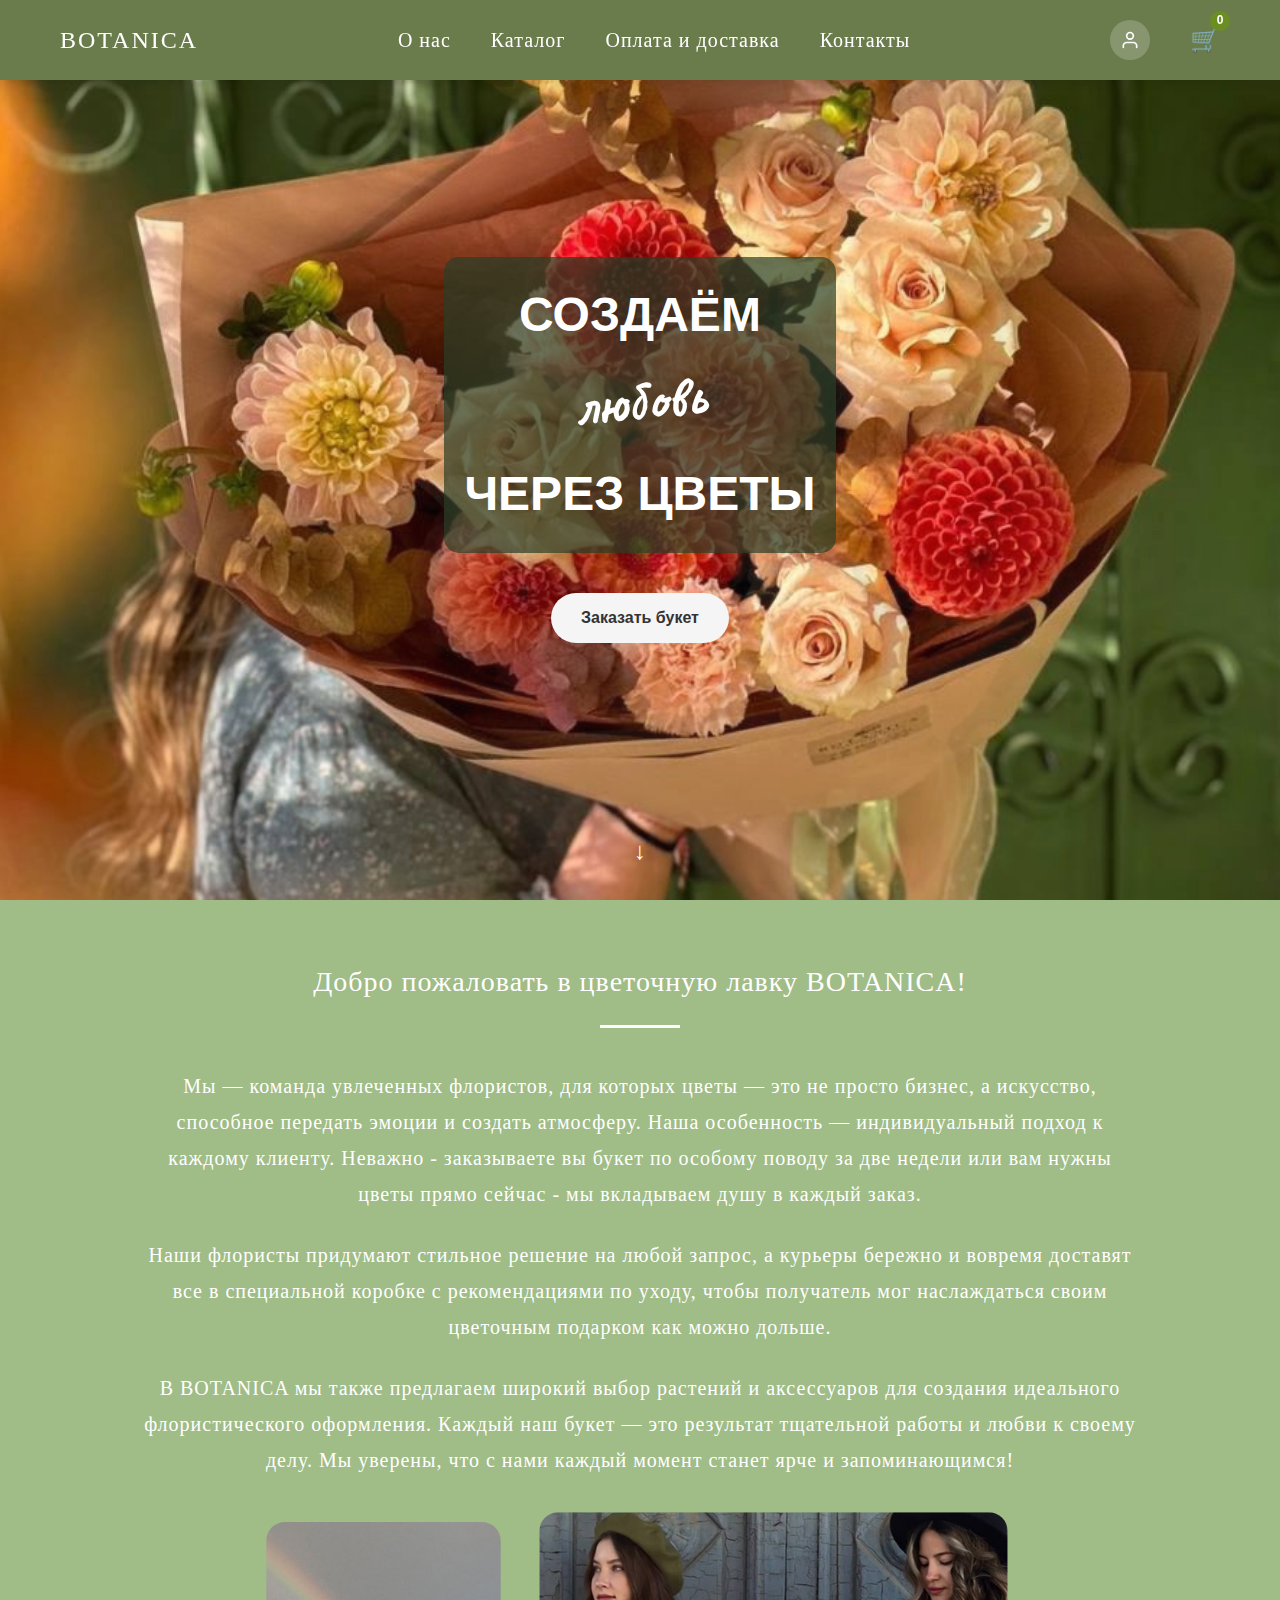
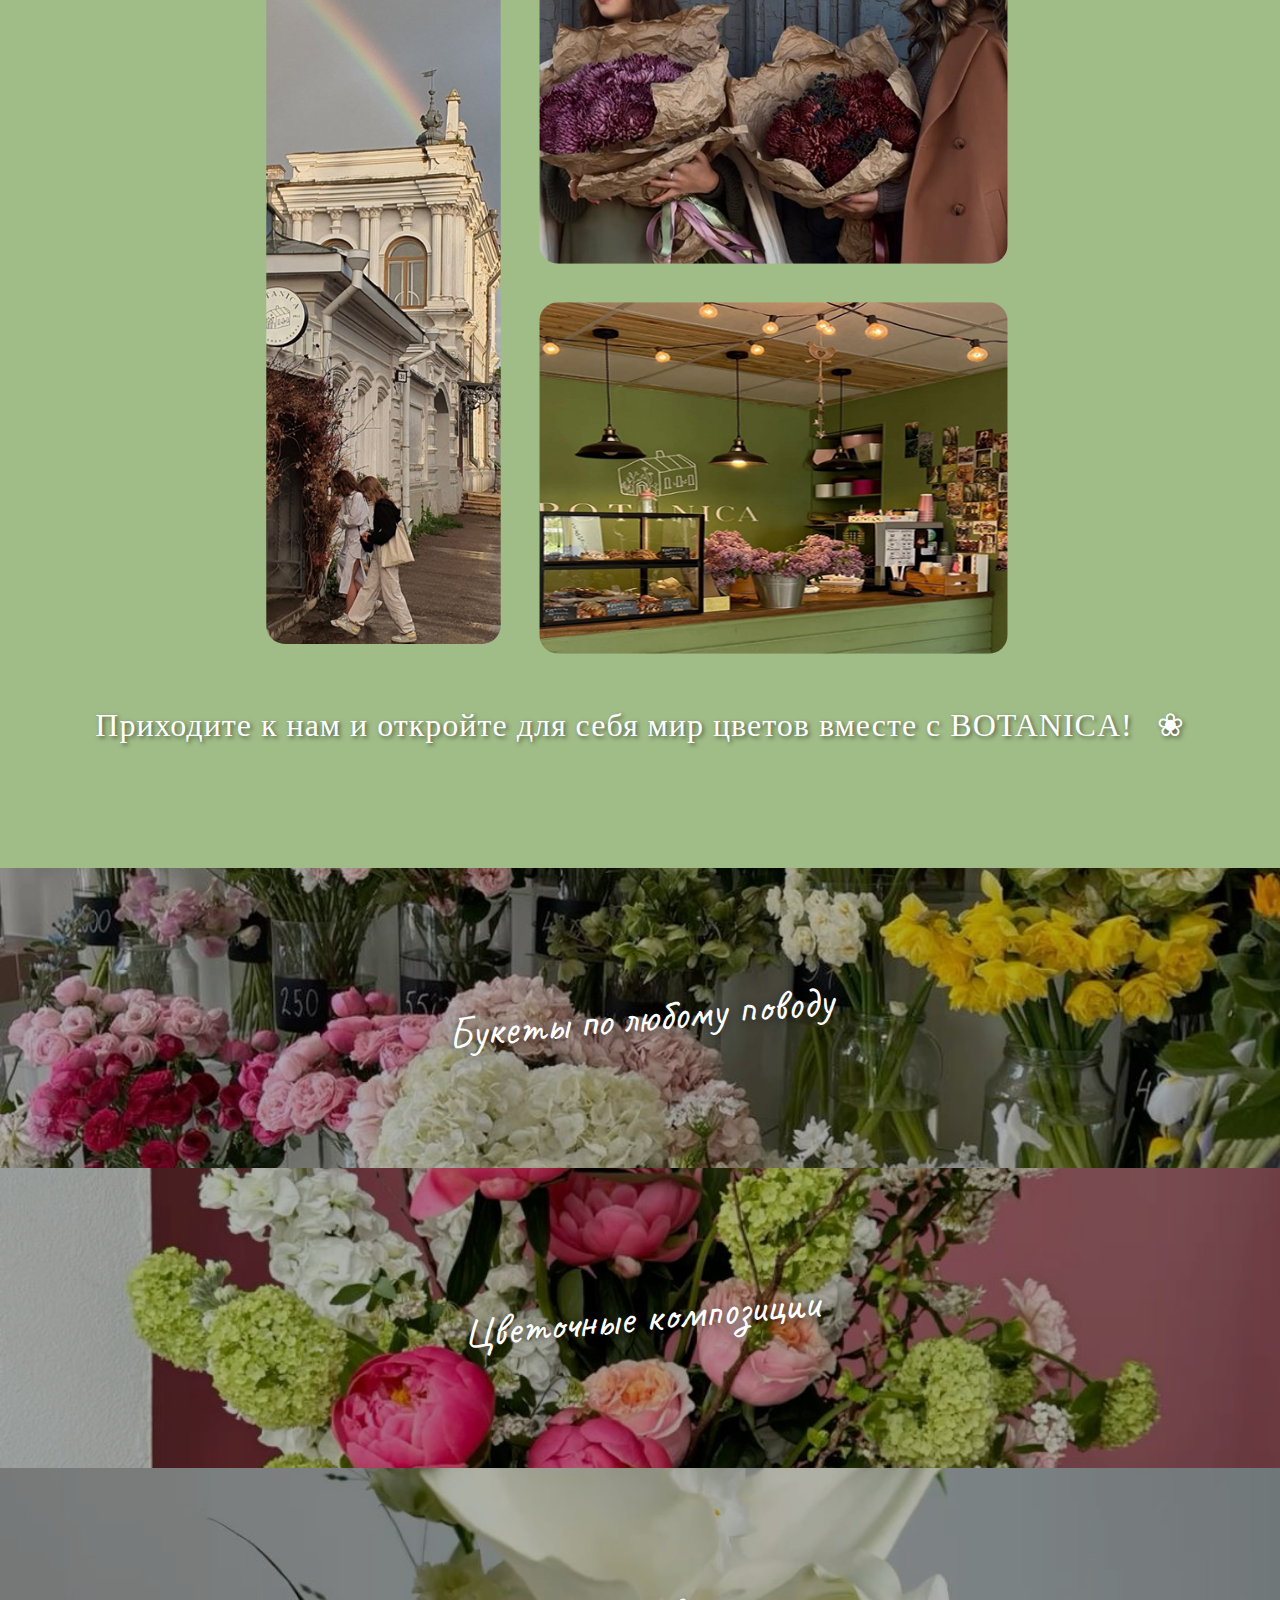
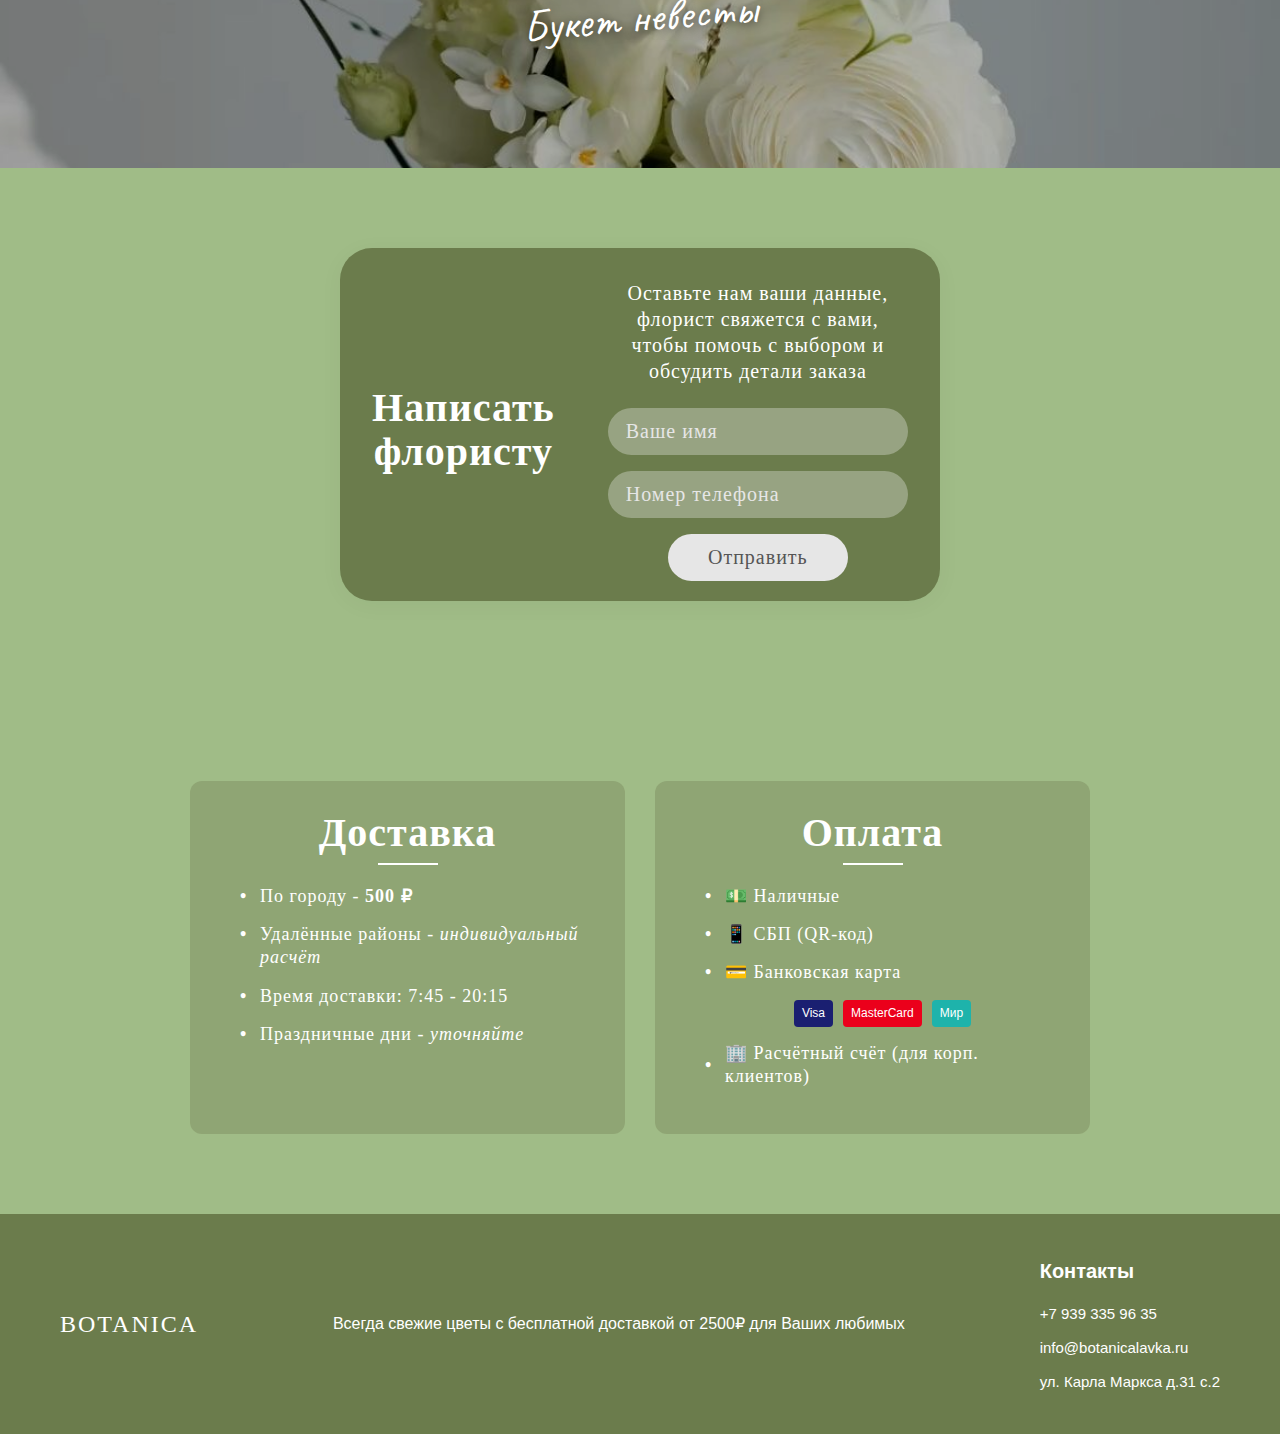
<file: index.html>
<!DOCTYPE html>
<html lang="ru">
<head>
    <meta charset="UTF-8">
    <meta name="viewport" content="width=device-width, initial-scale=1.0">
    <title>BOTANICA</title>
    <link href="https://fonts.googleapis.com/css2?family=Caveat:wght@700&display=swap" rel="stylesheet">
    <link rel="stylesheet" href="styles.css">
    <style>
        /* Стили для секций */
        section {
            scroll-margin-top: 80px;
        }
        .about-section {
            padding: 80px 0;
            margin-top: -20px;
        }
        .about-section .container {
            max-width: 1200px;
            margin: 0 auto;
            padding: 0 20px;
        }
        .about-text {
            max-width: 1000px;
            margin: 0 auto;
            text-align: center;
        }

        /* Стили для модального окна */
        .modal-overlay {
            display: none;
            position: fixed;
            top: 0;
            left: 0;
            width: 100%;
            height: 100%;
            background-color: rgba(0, 0, 0, 0.5);
            justify-content: center;
            align-items: center;
            z-index: 1000;
        }

        .modal-content {
            background: white;
            padding: 30px;
            border-radius: 12px;
            position: relative;
            width: 100%;
            max-width: 400px;
            box-shadow: 0 5px 25px rgba(0, 0, 0, 0.1);
        }

        .modal-content h2 {
            text-align: center;
            color: #6b7c4c;
            margin-bottom: 20px;
        }

        .form-group {
            margin-bottom: 15px;
        }

        .form-group input {
            width: 100%;
            padding: 12px;
            border: 1px solid #ddd;
            border-radius: 8px;
            font-size: 16px;
        }

        .form-group input:focus {
            border-color: #6b7c4c;
            outline: none;
        }

        .submit-btn {
            width: 100%;
            padding: 12px;
            background-color: #6b7c4c;
            color: white;
            border: none;
            border-radius: 8px;
            font-size: 16px;
            cursor: pointer;
            transition: background-color 0.3s;
        }

        .submit-btn:hover {
            background-color: #5a6a3f;
        }

        .register-link {
            text-align: center;
            margin-top: 15px;
            color: #555;
        }

        .register-text {
            color: #6b7c4c;
            text-decoration: none;
        }

        .register-text:hover {
            text-decoration: underline;
        }

        .modal-close {
            position: absolute;
            right: 15px;
            top: 15px;
            font-size: 24px;
            cursor: pointer;
            color: #6b7c4c;
            width: 30px;
            height: 30px;
            display: flex;
            align-items: center;
            justify-content: center;
            transition: transform 0.3s ease;
        }

        .modal-close:hover {
            transform: scale(1.1);
            color: #5a6a3f;
        }
    </style>
    <script>
        document.addEventListener('DOMContentLoaded', function() {
            // Обработчик для якорных ссылок
            document.querySelectorAll('a[href^="#"]').forEach(anchor => {
                anchor.addEventListener('click', function(e) {
                    e.preventDefault();
                    const targetId = this.getAttribute('href');
                    const targetElement = document.querySelector(targetId);

                    if (targetElement) {
                        const headerHeight = document.querySelector('header').offsetHeight;
                        const targetPosition = targetElement.getBoundingClientRect().top + window.pageYOffset - headerHeight + 20;

                        window.scrollTo({
                            top: targetPosition,
                            behavior: 'smooth'
                        });
                    }
                });
            });
        });
    </script>
</head>
<body>
    <!-- Шапка -->
<header>
    <div class="container header-container">
        <a href="index.html" class="logo">BOTANICA</a>
        <nav>
            <ul>
                <li><a href="index.html#about">О нас</a></li>
                <li><a href="katalog.html">Каталог</a></li>
                <li><a href="index.html#delivery-info">Оплата и доставка</a></li>
                <li><a href="index.html#contacts">Контакты</a></li>
            </ul>
        </nav>
        <div class="auth-cart">
            <!-- Иконка аккаунта -->
            <a href="enter.html" class="account-icon" id="accountIcon">
                <svg xmlns="http://www.w3.org/2000/svg" width="24" height="24" viewBox="0 0 24 24"
                     fill="none" stroke="currentColor" stroke-width="2" stroke-linecap="round" stroke-linejoin="round">
                    <path d="M20 21v-2a4 4 0 0 0-4-4H8a4 4 0 0 0-4 4v2"></path>
                    <circle cx="12" cy="7" r="4"></circle>
                </svg>
            </a>
            <!-- Корзина -->
            <a href="korzina.html" class="cart-icon">
    🛒
    <span class="cart-count">0</span>
</a>
        </div>
    </div>
</header>

<!-- Модальное окно авторизации -->
<div class="modal-overlay" id="loginModal">
    <div class="modal-content">
        <span class="modal-close">&times;</span>
        <h2>Авторизация</h2>
        <form id="loginForm">
            <div class="form-group">
                <input type="text" id="loginEmail" name="email" placeholder="Email или номер телефона" required>
            </div>
            <div class="form-group">
                <input type="password" id="loginPassword" name="password" placeholder="Пароль" required>
            </div>
            <button type="submit" class="submit-btn">Войти</button>
        </form>
        <div class="register-link">
            Впервые на сайте? <a href="registr.html" class="register-text">Зарегистрируйтесь</a>
        </div>
    </div>
</div>

    <!-- Главная секция -->
    <section class="hero">
        <div class="hero-content">
            <h1>СОЗДАЁМ <span class="love">любовь</span> ЧЕРЕЗ ЦВЕТЫ</h1>
            <a href="katalog.html" class="order-btn">Заказать букет</a>
        </div>

        <div class="scroll-down" onclick="scrollToNextSection()">↓</div>
    </section>


  <!-- Блок "О нас" -->
      <section class="about-section" id="about">
          <div class="container">
              <h2>Добро пожаловать в цветочную лавку BOTANICA!</h2>
              <div class="about-text">
                  <p>Мы — команда увлеченных флористов, для которых цветы — это не просто бизнес, а искусство, способное передать эмоции и создать атмосферу. Наша особенность — индивидуальный подход к каждому клиенту. Неважно - заказываете вы букет по особому поводу за две недели или вам нужны цветы прямо сейчас - мы вкладываем душу в каждый заказ.</p>

                  <p>Наши флористы придумают стильное решение на любой запрос, а курьеры бережно и вовремя доставят все в специальной коробке с рекомендациями по уходу, чтобы получатель мог наслаждаться своим цветочным подарком как можно дольше.</p>

                  <p>В BOTANICA мы также предлагаем широкий выбор растений и аксессуаров для создания идеального флористического оформления. Каждый наш букет — это результат тщательной работы и любви к своему делу. Мы уверены, что с нами каждый момент станет ярче и запоминающимся!</p>
              </div>

              <div class="about-gallery">
                  <div class="vertical-photo">
                      <img src="photo1aboutUs.png" alt="Флорист BOTANICA за работой" class="rounded">
                  </div>
                  <div class="horizontal-photos">
                      <img src="photo2aboutUs.png" alt="Букет от BOTANICA" class="rounded">
                      <img src="photo3aboutUs.png" alt="Магазин BOTANICA" class="rounded">
                  </div>
              </div>
              <div class="invitation-text">
                  Приходите к нам и откройте для себя мир цветов вместе с BOTANICA!
              </div>
          </div>
      </section>

  <!-- ... остальной код ... -->

  <!-- Секция категорий -->
      <section class="categories-section">
          <!-- Букеты по поводу -->
          <a href="katalog.html?filter=bouquet" class="category-card" style="background-image: url('buketPovod.jpg');">
              <div class="category-title">Букеты по любому поводу</div>
          </a>

          <!-- Цветочные композиции -->
          <a href="katalog.html?filter=box" class="category-card" style="background-image: url('flowerKompoz.jpg');">
              <div class="category-title">Цветочные композиции</div>
          </a>

          <!-- Букет невесты -->
          <a href="katalog.html?filter=bridal" class="category-card" style="background-image: url('buketNevest.jpg');">
              <div class="category-title">Букет невесты</div>
          </a>
      </section>

      <!-- Нижний блок -->
      <section class="bottom-section" id="delivery-info">
          <div class="container">
              <div class="bottom-grid">
                  <!-- Форма "Написать флористу" -->
                  <div class="contact-form">
                    <div class="contact-form-left">
                      <h2>Написать<br>флористу</h2>
                    </div>
                    <div class="contact-form-right">
                      <p>Оставьте нам ваши данные, флорист свяжется с вами, чтобы помочь с выбором и обсудить детали заказа</p>
                      <form id="florist-form">
                        <div class="form-group">
                          <input type="text" id="name" name="name" placeholder="Ваше имя" required>
                        </div>
                        <div class="form-group">
                          <input type="tel" id="phone" name="phone" placeholder="Номер телефона" required>
                        </div>
                        <button type="submit" class="submit-btn">Отправить</button>
                      </form>
                    </div>
                  </div>
              </div>
          </div>
      </section>

      <!-- Секция оплаты и доставки -->
      <section class="delivery-payment-section" id="delivery-payment">
          <div class="container">
              <!-- Блоки доставки и оплаты -->
              <div class="delivery-payment-grid">
                  <!-- Блок доставки -->
                  <div class="delivery-block">
                      <h2>Доставка</h2>
                      <div class="delivery-content">
                          <ul class="styled-list">
                              <li>По городу - <strong>500 ₽</strong></li>
                              <li>Удалённые районы - <em>индивидуальный расчёт</em></li>
                              <li>Время доставки: <span class="highlight">7:45 - 20:15</span></li>
                              <li>Праздничные дни - <span class="notice">уточняйте</span></li>
                          </ul>
                      </div>
                  </div>

                  <!-- Блок оплаты -->
                  <div class="payment-block">
                      <h2>Оплата</h2>
                      <div class="payment-content">
                          <ul class="styled-list payment-methods">
                              <li>💵 Наличные</li>
                              <li>📱 СБП (QR-код)</li>
                              <li>💳 Банковская карта</li>
                              <div class="card-icons">
                                  <span class="visa">Visa</span>
                                  <span class="mastercard">MasterCard</span>
                                  <span class="mir">Мир</span>
                              </div>
                              <li>🏢 Расчётный счёт (для корп. клиентов)</li>
                          </ul>
                      </div>
                  </div>
              </div>
          </div>
      </section>
    <script src="script.js"></script>
    <script>
        // Плавная прокрутка
        document.addEventListener('DOMContentLoaded', function() {
            // Обработчик для якорных ссылок
            document.querySelectorAll('a[href^="#"]').forEach(anchor => {
                anchor.addEventListener('click', function(e) {
                    e.preventDefault();
                    const targetId = this.getAttribute('href');
                    const targetElement = document.querySelector(targetId);

                    if (targetElement) {
                        const headerHeight = document.querySelector('header').offsetHeight;
                        const targetPosition = targetElement.getBoundingClientRect().top + window.pageYOffset - headerHeight + 20;

                        window.scrollTo({
                            top: targetPosition,
                            behavior: 'smooth'
                        });
                    }
                });
            });
        });
    </script>

          <footer class="main-footer" id="contacts">
        <div class="container">
            <div class="footer-content">
                <!-- Логотип -->
                <div class="footer-logo">
                    <a href="/" class="logo">BOTANICA</a>
                </div>

                <!-- Слоган -->
                <div class="footer-slogan">
                    <p>Всегда свежие цветы с бесплатной доставкой от 2500₽ для Ваших любимых</p>
                </div>

                <!-- Контакты -->
                <div class="footer-contacts">
                    <h3>Контакты</h3>
                    <div class="contact-item phone">
                        <a href="tel:+79393359635">+7 939 335 96 35</a>
                    </div>
                    <div class="contact-item email">
                        <a href="mailto:info@botanicalavka.ru">info@botanicalavka.ru</a>
                    </div>
                    <div class="contact-item address">
                        <span>ул. Карла Маркса д.31 с.2</span>
                    </div>
                </div>
            </div>
        </div>
      </footer>

              <!-- Добавить перед закрывающим тегом </body> в index.html -->
              <div class="modal-overlay" id="loginModal">
          <div class="modal-content">
              <div class="modal-close">&times;</div>
              <h2>Авторизация</h2>
              <form id="loginForm">
                  <div class="form-group">
                      <input type="text" id="loginEmail" name="email" placeholder="Email или номер телефона" required>
                  </div>
                  <div class="form-group">
                      <input type="password" id="loginPassword" name="password" placeholder="Пароль" required>
                  </div>
                  <button type="submit" class="submit-btn">Войти</button>
              </form>
              <div class="register-link">
                  Впервые на сайте? <a href="registr.html" class="register-text">Зарегистрируйтесь</a>
              </div>
          </div>
      </div>



</body>
</html>
</file>
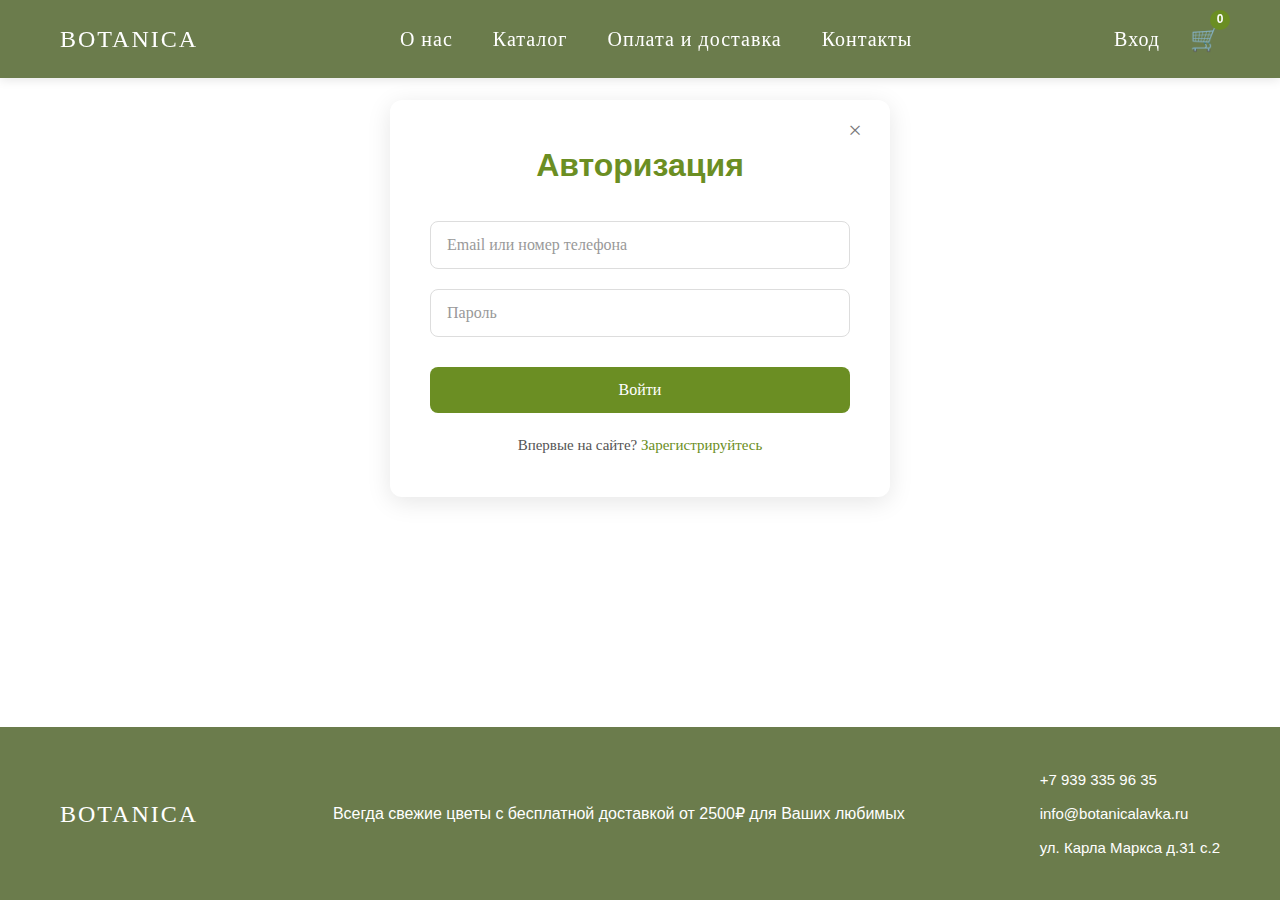
<file: enter.html>
<!DOCTYPE html>
<html lang="ru">
<head>
    <meta charset="UTF-8">
    <meta name="viewport" content="width=device-width, initial-scale=1.0">
    <title>Вход | BOTANICA</title>
    <link href="https://fonts.googleapis.com/css2?family=Caveat:wght@700&display=swap" rel="stylesheet">
    <link rel="stylesheet" href="styles.css">
    <style>
        html, body {
            height: 100%;
        }
        body {
            min-height: 100vh;
            display: flex;
            flex-direction: column;
        }
        main.container {
            flex: 1 0 auto;
        }
        .main-footer {
            flex-shrink: 0;
        }
        .login-container {
            max-width: 500px;
            margin: 100px auto 60px;
            padding: 40px;
            background-color: white;
            border-radius: 12px;
            box-shadow: 0 5px 25px rgba(0, 0, 0, 0.1);
            position: relative;
        }

        .login-container h1 {
            text-align: center;
            color: var(--primary-color);
            margin-bottom: 30px;
        }

        #loginPageForm .form-group {
            margin-bottom: 20px;
        }

        #loginPageForm input {
            width: 100%;
            padding: 14px 16px;
            border: 1px solid #ddd;
            border-radius: 8px;
            font-size: 16px;
            transition: border-color 0.3s;
        }

        #loginPageForm input::placeholder {
            color: #999;
        }

        #loginPageForm input:focus {
            border-color: var(--primary-color);
            outline: none;
        }

        .submit-btn {
            width: 100%;
            padding: 14px;
            background-color: var(--primary-color);
            color: white;
            border: none;
            border-radius: 8px;
            font-size: 16px;
            font-weight: 500;
            cursor: pointer;
            transition: background-color 0.3s;
            margin-top: 10px;
        }

        .submit-btn:hover {
            background-color: var(--accent-color);
        }

        .register-link {
            text-align: center;
            margin-top: 20px;
            color: #555;
        }

        .register-link a {
            color: var(--primary-color);
            font-weight: 500;
            transition: color 0.3s;
        }

        .register-link a:hover {
            color: var(--accent-color);
            text-decoration: underline;
        }

        .modal-close {
            position: absolute;
            top: 15px;
            right: 20px;
            font-size: 24px;
            cursor: pointer;
            color: #777;
            transition: color 0.3s;
        }

        .modal-close:hover {
            color: var(--primary-color);
        }

        @media (max-width: 768px) {
            .login-container {
                margin: 80px auto 40px;
                padding: 30px;
            }
        }

        @media (max-width: 576px) {
            .login-container {
                margin: 60px 15px 30px;
                padding: 25px 20px;
            }
        }
    </style>
</head>
<body>
    <!-- Шапка -->
    <header>
        <div class="container header-container">
            <a href="index.html" class="logo">BOTANICA</a>

            <nav>
                <ul>
                    <li><a href="index.html#about">О нас</a></li>
                    <li><a href="katalog.html">Каталог</a></li>
                    <li><a href="index.html#delivery">Оплата и доставка</a></li>
                    <li><a href="index.html#contacts">Контакты</a></li>
                </ul>
            </nav>

            <div class="auth-cart">
                <a href="#" class="login-btn">Вход</a>
                <a href="korzina.html" class="cart-icon">
    🛒
    <span class="cart-count">0</span>
</a>
            </div>
        </div>
    </header>

    <!-- Форма входа -->
    <main class="container">
        <div class="login-container">
            <div class="modal-close" onclick="window.location.href='index.html'">&times;</div>
            <h1>Авторизация</h1>
            <form id="loginPageForm">
                <div class="form-group">
                    <input type="text" id="loginEmail" name="email" placeholder="Email или номер телефона" required>
                </div>
                <div class="form-group">
                    <input type="password" id="loginPassword" name="password" placeholder="Пароль" required>
                </div>
                <button type="submit" class="submit-btn">Войти</button>
            </form>
            <div class="register-link">
                Впервые на сайте? <a href="registr.html">Зарегистрируйтесь</a>
            </div>
        </div>
    </main>

    <!-- Подвал -->
    <footer class="main-footer">
        <div class="container">
            <div class="footer-content">
                <div class="footer-logo">
                    <a href="index.html" class="logo">BOTANICA</a>
                </div>
                <div class="footer-slogan">
                    <p>Всегда свежие цветы с бесплатной доставкой от 2500₽ для Ваших любимых</p>
                </div>
                <div class="footer-contacts">
                    <div class="contact-item phone">
                        <a href="tel:+79393359635">+7 939 335 96 35</a>
                    </div>
                    <div class="contact-item email">
                        <a href="mailto:info@botanicalavka.ru">info@botanicalavka.ru</a>
                    </div>
                    <div class="contact-item address">
                        <span>ул. Карла Маркса д.31 с.2</span>
                    </div>
                </div>
            </div>
        </div>
    </footer>

    <script>
      document.getElementById('loginPageForm').addEventListener('submit', function(e) {
          e.preventDefault();

          const email = document.getElementById('loginEmail').value;
          const password = document.getElementById('loginPassword').value;

          // Здесь можно добавить отправку данных на сервер
          console.log('Данные для входа:', { email, password });

          // Уведомление об успешном входе
          alert('Вы успешно вошли в систему!');

          // Перенаправление на страницу личного кабинета
          window.location.href = 'person.html';
      });
  </script>
</body>
</html>
</file>
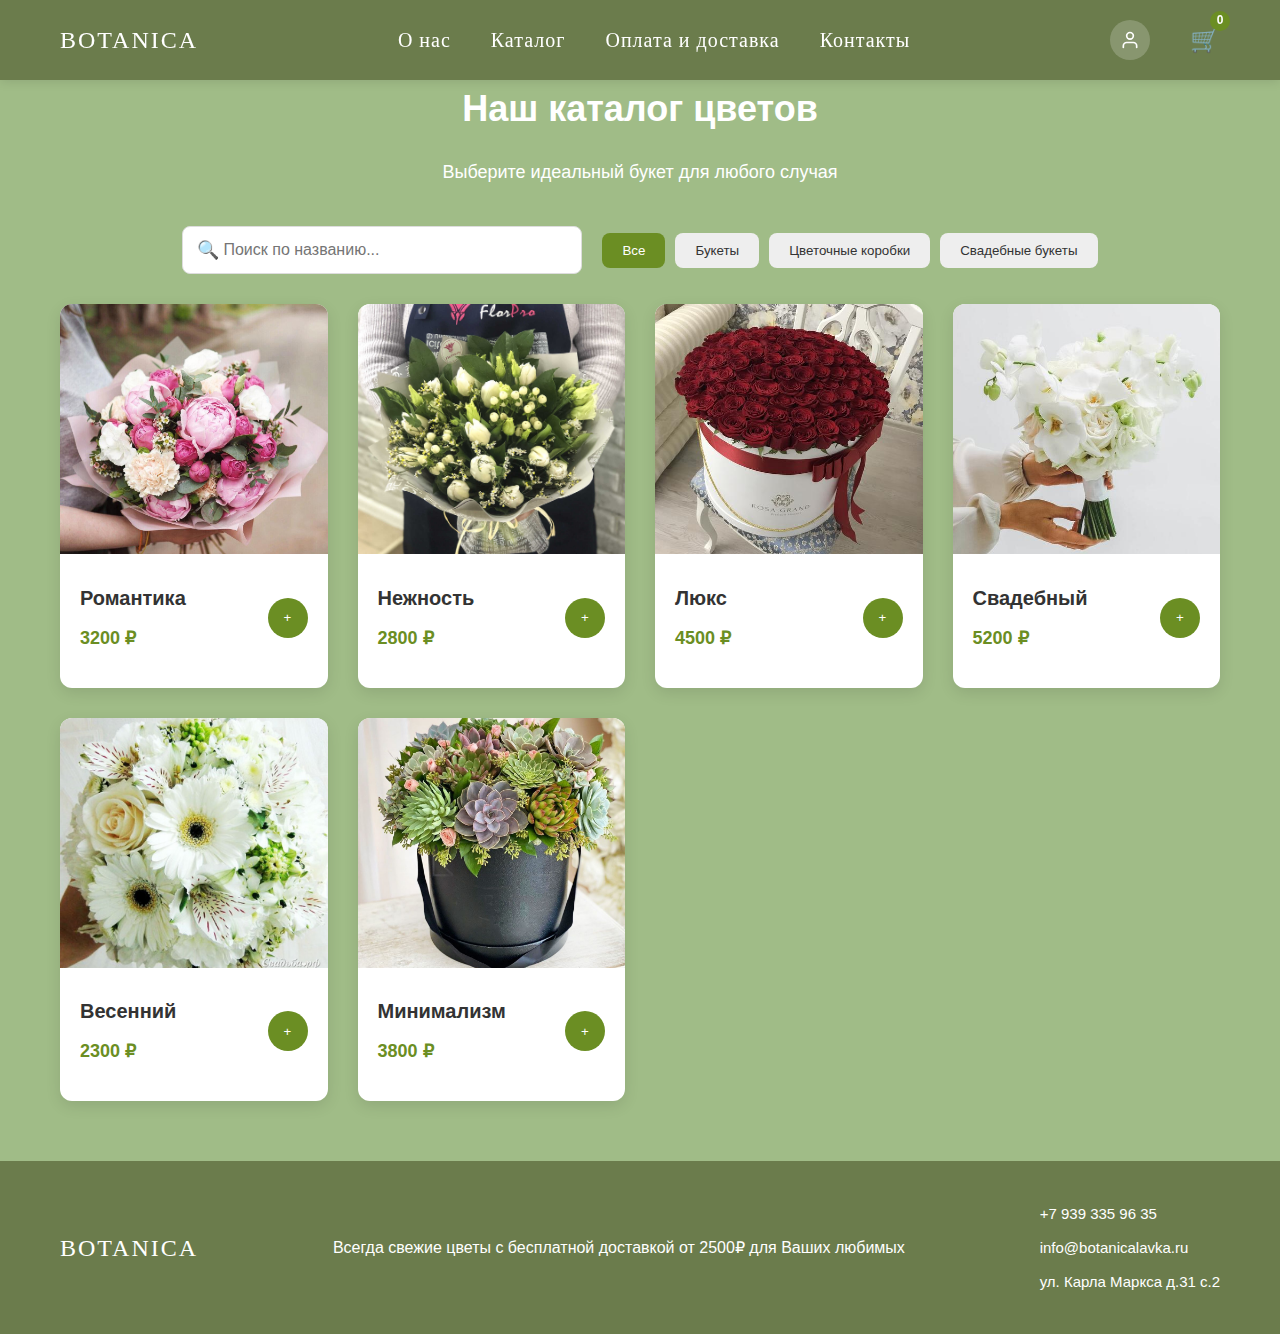
<file: katalog.html>
<!DOCTYPE html>
<html lang="ru">
<head>
    <meta charset="UTF-8">
    <title>Каталог | BOTANICA</title>
    <link href="https://fonts.googleapis.com/css2?family=Caveat:wght@700&display=swap" rel="stylesheet">
    <link rel="stylesheet" href="styles.css">
    <style>
        .catalog-container {
            padding: 80px 20px 60px;
            max-width: 1200px;
            margin: 0 auto;
            background-color: #A0BC87; 
            min-height: 100vh;
        }

        .catalog-header {
            text-align: center;
            margin-bottom: 40px;
        }

        .catalog-header h1 {
            color: white;
            font-size: 36px;
            margin-bottom: 20px;
        }

        .catalog-header p {
            color: white;
            font-size: 18px;
        }

        .search-filter-container {
            display: flex;
            flex-wrap: wrap;
            gap: 20px;
            justify-content: center;
            margin-bottom: 30px;
        }

        .search-box {
            position: relative;
            max-width: 400px;
            width: 100%;
        }

        .search-box .search-icon {
            position: absolute;
            left: 15px;
            top: 50%;
            transform: translateY(-50%);
            color: #aaa;
            font-size: 18px;
        }

        #searchInput {
            width: 100%;
            padding: 14px 40px;
            border: 1px solid #ddd;
            border-radius: 8px;
            font-size: 16px;
            transition: border-color 0.3s ease;
        }

        #searchInput:focus {
            border-color: var(--primary-color);
            outline: none;
        }

        .filter-buttons {
            display: flex;
            gap: 10px;
            flex-wrap: wrap;
            justify-content: center;
        }

        .filter-btn {
            padding: 10px 20px;
            border: none;
            border-radius: 8px;
            background-color: #eee;
            color: #333;
            font-weight: 500;
            cursor: pointer;
            transition: all 0.3s ease;
        }

        .filter-btn.active,
        .filter-btn:hover {
            background-color: var(--primary-color);
            color: white;
        }

        .products-grid {
            display: grid;
            grid-template-columns: repeat(auto-fill, minmax(250px, 1fr));
            gap: 30px;
        }

        .product-card {
            background-color: white;
            border-radius: 12px;
            overflow: hidden;
            box-shadow: 0 5px 15px rgba(0, 0, 0, 0.1);
            transition: transform 0.3s ease;
        }

        .product-card:hover {
            transform: translateY(-5px);
        }

        .product-image {
            width: 100%;
            height: 250px;
            object-fit: cover;
        }

        .product-info {
            padding: 20px;
            text-align: flex;
        }

        .product-title {
            font-size: 20px;
            font-weight: bold;
            margin-bottom: 10px;
            color: var(--dark-gray);
        }

        .product-price {
            font-size: 18px;
            color: var(--primary-color);
            margin-bottom: 15px;
        }

        
    .add-to-cart {
    display: flex;
    align-items: center;
    justify-content: center;
    width: 40px;
    height: 40px;
    background-color: var(--primary-color);
    color: white;
    border: none;
    border-radius: 50%;
    cursor: pointer;
    transition: background-color 0.3s;
    position: absolute;
    bottom: 50px;
    right: 20px;
}

.add-to-cart:hover {
    background-color: var(--accent-color);
}
</style>
</head>
<body class="catalog-page">

<!-- Шапка -->
<header>
    <div class="container header-container">
        <a href="index.html" class="logo">BOTANICA</a>

        <nav>
            <ul>
                <li><a href="index.html#about">О нас</a></li>
                <li><a href="katalog.html">Каталог</a></li>
                <li><a href="index.html#delivery">Оплата и доставка</a></li>
                <li><a href="index.html#contacts">Контакты</a></li>
            </ul>
        </nav>

        <div class="auth-cart">
            <a href="#" class="account-icon" id="accountIcon"></a>
            <a href="korzina.html" class="cart-icon">🛒<span class="cart-count">0</span></a>
        </div>
    </div>
</header>

<!-- Основной контент каталога -->
<main class="catalog-container">
    <div class="catalog-header">
        <h1>Наш каталог цветов</h1>
        <p>Выберите идеальный букет для любого случая</p>
    </div>

    <!-- Поиск и фильтры -->
    <div class="search-filter-container">
        <div class="search-box">
            <span class="search-icon">🔍</span>
            <input type="text" id="searchInput" placeholder="Поиск по названию...">
        </div>

        <div class="filter-buttons">
            <button class="filter-btn active" data-filter="all">Все</button>
            <button class="filter-btn" data-filter="bouquet">Букеты</button>
            <button class="filter-btn" data-filter="box">Цветочные коробки</button>
            <button class="filter-btn" data-filter="bridal">Свадебные букеты</button>
        </div>
    </div>

    <!-- Карточки товаров -->
    <div class="products-grid" id="productsGrid">
        <!-- Товары будут добавляться через JavaScript -->
    </div>
</main>

<!-- Подвал -->
<footer class="main-footer">
    <div class="container">
        <div class="footer-content">
            <div class="footer-logo">
                <a href="index.html" class="logo">BOTANICA</a>
            </div>
            <div class="footer-slogan">
                <p>Всегда свежие цветы с бесплатной доставкой от 2500₽ для Ваших любимых</p>
            </div>
            <div class="footer-contacts">
                <div class="contact-item phone">
                    <a href="tel:+79393359635">+7 939 335 96 35</a>
                </div>
                <div class="contact-item email">
                    <a href="mailto:info@botanicalavka.ru">info@botanicalavka.ru</a>
                </div>
                <div class="contact-item address">
                    <span>ул. Карла Маркса д.31 с.2</span>
                </div>
            </div>
        </div>
    </div>
</footer>

<!-- Модальное окно входа -->
<div id="loginModal" class="modal-overlay">
    <div class="modal-content">
        <div class="modal-close">&times;</div>
        <h2>Авторизация</h2>
        <form id="loginForm">
            <div class="form-group">
                <input type="text" id="loginEmail" placeholder="Email или телефон" required>
            </div>
            <div class="form-group">
                <input type="password" id="loginPassword" placeholder="Пароль" required>
            </div>
            <button type="submit" class="submit-btn">Войти</button>
            <div class="register-link">
                Нет аккаунта? <a href="registr.html" class="register-text">Зарегистрируйтесь</a>
            </div>
        </form>
    </div>
</div>

<script>
// === Массив букетов ===
const bouquets = [
    { id: 1, name: "Романтика", price: 3200, image: "bouquet1.jpg", category: "bouquet" },
    { id: 2, name: "Нежность", price: 2800, image: "bouquet2.jpg", category: "bouquet" },
    { id: 3, name: "Люкс", price: 4500, image: "bouquet3.jpg", category: "box" },
    { id: 4, name: "Свадебный", price: 5200, image: "bouquet4.jpg", category: "bridal" },
    { id: 5, name: "Весенний", price: 2300, image: "bouquet5.jpg", category: "bouquet" },
    { id: 6, name: "Минимализм", price: 3800, image: "bouquet6.jpg", category: "box" }
];

// === Отображение букетов ===
function displayBouquets(list) {
    const container = document.querySelector('.products-grid');
    if (!container) return;

    container.innerHTML = '';
    list.forEach(b => {
        const div = document.createElement('div');
        div.className = 'product-card';
        div.innerHTML = `
            <img src="${b.image}" alt="${b.name}" class="product-image">
            <div class="product-info">
                <div class="product-title">${b.name}</div>
                <div class="product-price">${b.price} ₽</div>
                <button class="add-to-cart" data-id="${b.id}">+</button>
            </div>
        `;
        container.appendChild(div);
    });

    // Назначаем обработчики событий для кнопок "+"
    document.querySelectorAll('.add-to-cart').forEach(btn => {
        btn.addEventListener('click', addToCart);
    });
}

// === Проверка авторизации ===
function checkAuth() {
    return localStorage.getItem('isLoggedIn') === 'true';
}

// === Обновление иконки аккаунта / кнопки выхода ===
function updateAuthUI() {
    const accountIcon = document.getElementById("accountIcon");
    if (!accountIcon) return;

    if (checkAuth()) {
        // Кнопка "Выход"
        accountIcon.innerHTML = `
            <svg xmlns="http://www.w3.org/2000/svg" width="24" height="24" viewBox="0 0 24 24" fill="none" stroke="currentColor" stroke-width="2" stroke-linecap="round" stroke-linejoin="round">
                <path d="M9 21H5a2 0 0 1-2-2V5a2 0 0 1 2-2h4"></path>
                <polyline points="16 17 21 12 16 7"></polyline>
                <line x1="21" y1="12" x2="9" y2="12"></line>
            </svg>`;
        accountIcon.title = "Выйти";
        accountIcon.onclick = function(e) {
            e.preventDefault();
            if (confirm('Вы уверены, что хотите выйти?')) {
                localStorage.removeItem('isLoggedIn');
                localStorage.removeItem('userEmail');
                localStorage.removeItem('pendingProductId');
                localStorage.removeItem('cart');
                updateAuthUI();
                window.location.reload(); // Перезагрузка для обновления интерфейса
            }
        };
    } else {
        // Иконка аккаунта
        accountIcon.innerHTML = `
            <svg xmlns="http://www.w3.org/2000/svg" width="24" height="24" viewBox="0 0 24 24" fill="none" stroke="currentColor" stroke-width="2" stroke-linecap="round" stroke-linejoin="round">
                <path d="M20 21v-2a4 4 0 0 0-4-4H8a4 4 0 0 0-4 4v2"></path>
                <circle cx="12" cy="7" r="4"></circle>
            </svg>`;
        accountIcon.title = "Войти";
        accountIcon.onclick = function(e) {
            e.preventDefault();
            openLoginModal();
        };
    }
}

// === Добавление товара в корзину ===
function addToCart(e) {
    const id = parseInt(e.target.dataset.id);
    if (!checkAuth()) {
        e.preventDefault();
        openLoginModal(id);
        return;
    }

    let cart = JSON.parse(localStorage.getItem('cart')) || [];
    const bouquet = bouquets.find(b => b.id === id);

    const existingItem = cart.find(item => item.id === id);
    if (existingItem) {
        existingItem.quantity += 1;
    } else {
        bouquet.quantity = 1;
        cart.push(bouquet);
    }

    localStorage.setItem('cart', JSON.stringify(cart));
    updateCartCount();

    e.target.textContent = '✓';
    e.target.style.backgroundColor = '#4CAF50';
    setTimeout(() => {
        e.target.textContent = '+';
        e.target.style.backgroundColor = 'var(--primary-color)';
    }, 1000);
}

// === Поиск и фильтрация ===
function filterBouquets() {
    const query = document.getElementById('searchInput')?.value.toLowerCase() || '';
    const filtered = bouquets.filter(b => b.name.toLowerCase().includes(query));
    displayBouquets(filtered);
}

// === Обновление счётчика корзины ===
function updateCartCount() {
    const cart = JSON.parse(localStorage.getItem('cart')) || [];
    const totalItems = cart.reduce((sum, item) => sum + (item.quantity || 1), 0);
    document.querySelectorAll('.cart-count').forEach(el => {
        el.textContent = totalItems;
    });
}

// === Открытие модального окна авторизации ===
function openLoginModal(productId = null) {
    const loginModal = document.getElementById('loginModal');
    if (!loginModal) return;

    if (checkAuth()) return; // Запрет повторного входа

    loginModal.style.display = 'flex';
    if (productId) localStorage.setItem('pendingProductId', productId);
}

// === Закрытие модального окна ===
function closeLoginModal() {
    const loginModal = document.getElementById('loginModal');
    if (loginModal) loginModal.style.display = 'none';
}

// === Обработка формы входа ===
document.getElementById('loginForm')?.addEventListener('submit', function(e) {
    e.preventDefault();

    const email = document.getElementById('loginEmail').value;
    const password = document.getElementById('loginPassword').value;

    if (email && password) {
        localStorage.setItem('isLoggedIn', 'true');
        localStorage.setItem('userEmail', email);
        closeLoginModal();
        updateAuthUI();

        alert('Вы успешно вошли!');

        const pendingId = localStorage.getItem('pendingProductId');
        if (pendingId) {
            localStorage.removeItem('pendingProductId');
            const id = parseInt(pendingId);
            const addButton = document.querySelector(`.add-to-cart[data-id="${id}"]`);
            if (addButton) addButton.click();
        }

        if (window.location.pathname.includes('enter.html')) {
            window.location.href = 'index.html';
        }
    } else {
        alert('Пожалуйста, заполните все поля');
    }
});

// === Закрытие по клику вне формы ===
document.getElementById('loginModal')?.addEventListener('click', function(e) {
    if (e.target === this) closeLoginModal();
});

// === При загрузке страницы ===
window.addEventListener('DOMContentLoaded', () => {
    updateAuthUI();
    updateCartCount();

    // ВАЖНО — ОТСЮДА СТАРТУЕМ РЕНДЕР БУКЕТОВ
    displayBouquets(bouquets);

    // Обработчики событий
    document.getElementById('searchInput')?.addEventListener('input', filterBouquets);

    document.querySelectorAll('.filter-btn').forEach(btn => {
        btn.addEventListener('click', function () {
            document.querySelectorAll('.filter-btn').forEach(b => b.classList.remove('active'));
            this.classList.add('active');
            filterBouquets();
        });
    });

    document.querySelectorAll('.cart-icon').forEach(icon => {
        icon.addEventListener('click', function(e) {
            if (!checkAuth()) {
                e.preventDefault();
                openLoginModal();
            }
        });
    });

    document.querySelectorAll('a[href^="#"]').forEach(anchor => {
        anchor.addEventListener('click', function(e) {
            e.preventDefault();
            const targetId = this.getAttribute('href');
            const targetElement = document.querySelector(targetId);
            if (targetElement) {
                const headerHeight = document.querySelector('header').offsetHeight;
                const targetPosition = targetElement.getBoundingClientRect().top + window.pageYOffset - headerHeight + 20;
                window.scrollTo({
                    top: targetPosition,
                    behavior: 'smooth'
                });
            }
        });
    });
});
</script>

<!-- Скрипт -->
<script src="script.js"></script>
</body>
</html>
</file>
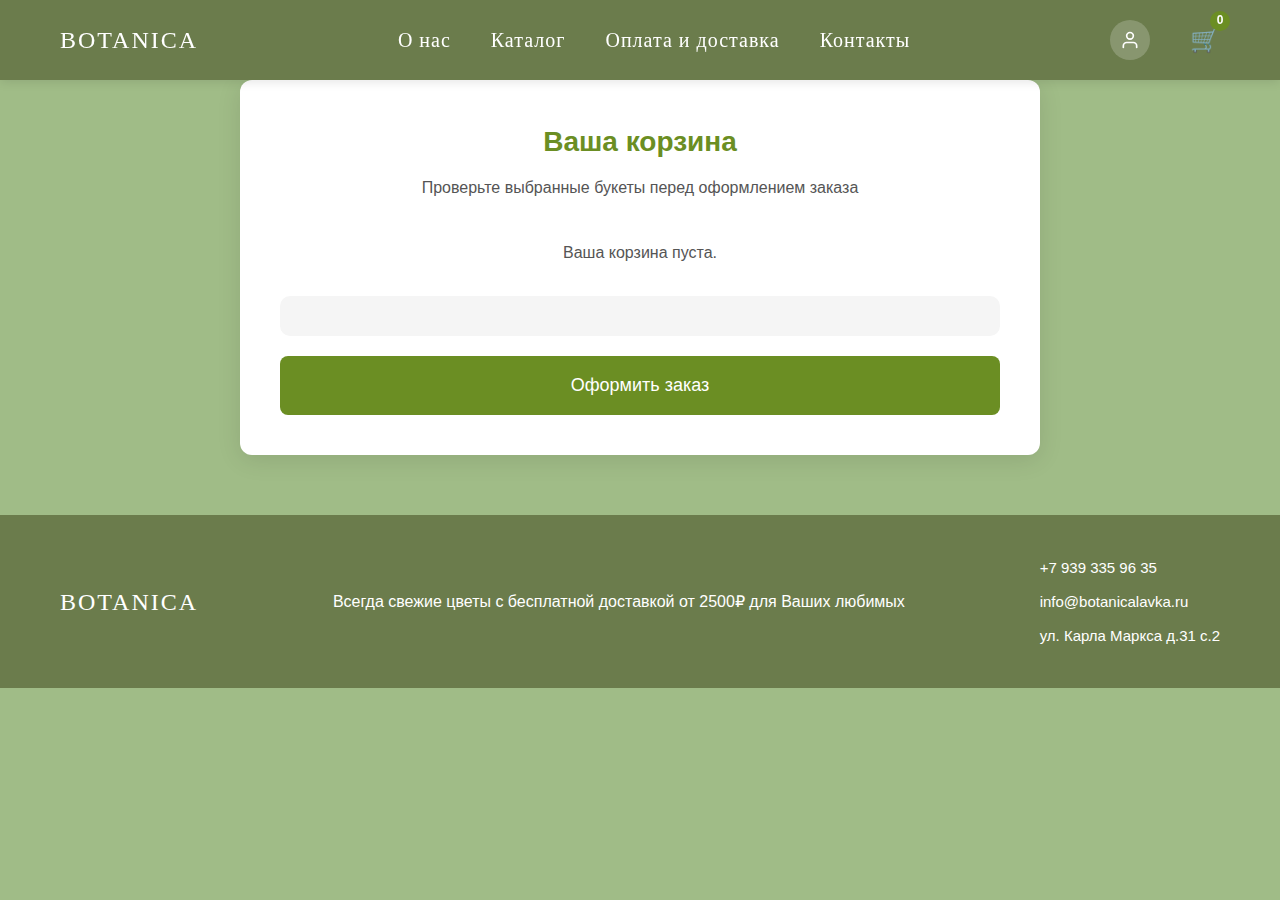
<file: korzina.html>
<!DOCTYPE html>
<html lang="ru">
<head>
    <meta charset="UTF-8">
    <title>Корзина | BOTANICA</title>
    <link href="https://fonts.googleapis.com/css2?family=Caveat:wght@700&display=swap" rel="stylesheet">
    <link rel="stylesheet" href="styles.css">
    <style>
        body {
            background-color: #A0BC87; 
            margin: 0;
            padding: 0;
            font-family: Arial, sans-serif;
        }

        .cart-container {
            max-width: 800px;
            margin: 80px auto 60px;
            padding: 40px;
            background-color: white;
            border-radius: 12px;
            box-shadow: 0 5px 25px rgba(0, 0, 0, 0.1);
        }

        .cart-header {
            text-align: center;
            margin-bottom: 40px;
        }

        .cart-header h1 {
            font-size: 28px;
            color: var(--primary-color);
            margin-bottom: 10px;
        }

        .cart-header p {
            font-size: 16px;
            color: #555;
        }

        .cart-items {
            display: flex;
            flex-direction: column;
            gap: 20px;
        }

        .cart-item {
            display: flex;
            align-items: center;
            justify-content: space-between;
            padding: 15px;
            background-color: #f9f9f9;
            border-radius: 8px;
            flex-wrap: wrap;
        }

        .cart-item img {
            width: 80px;
            height: 80px;
            object-fit: cover;
            border-radius: 8px;
        }

        .cart-item-details {
            flex: 1;
            margin-left: 15px;
            min-width: 200px;
        }

        .cart-item-name {
            font-size: 18px;
            font-weight: bold;
            margin-bottom: 5px;
        }

        .cart-item-price {
            font-size: 16px;
            color: var(--primary-color);
            margin-bottom: 10px;
        }

        .quantity-controls {
            display: flex;
            align-items: center;
            gap: 80px;
        }

        .quantity-btn {
            padding: 5px 10px;
            background-color: var(--primary-color);
            color: white;
            border: none;
            border-radius: 5px;
            cursor: pointer;
        }

        .quantity-btn:hover {
            background-color: var(--accent-color);
        }

        .remove-btn {
            background-color: transparent;
            border: none;
            cursor: pointer;
        }

        .trash-icon svg {
            width: 20px;
            height: 20px;
            stroke: #e74c3c;
        }

        .cart-summary {
            margin-top: 30px;
            padding: 20px;
            background-color: #f5f5f5;
            border-radius: 10px;
        }

        .summary-row {
            display: flex;
            justify-content: space-between;
            margin-bottom: 10px;
            font-size: 16px;
        }

        .total-price {
            font-size: 20px;
            font-weight: bold;
            color: var(--primary-color);
        }

        .checkout-btn {
            display: block;
            width: 100%;
            padding: 15px;
            background-color: var(--primary-color);
            color: white;
            text-align: center;
            font-size: 18px;
            border-radius: 8px;
            margin-top: 20px;
            transition: background-color 0.3s ease;
            text-decoration: none;
        }

        .checkout-btn:hover {
            background-color: var(--accent-color);
        }

        .empty-cart {
            text-align: center;
            font-size: 16px;
            color: #555;
        }

        .empty-cart a {
            color: var(--primary-color);
            text-decoration: underline;
        }
    </style>
</head>
<body>

<!-- Шапка -->
<header>
    <div class="container header-container">
        <a href="index.html" class="logo">BOTANICA</a>

        <nav>
            <ul>
                <li><a href="index.html#about">О нас</a></li>
                <li><a href="katalog.html">Каталог</a></li>
                <li><a href="index.html#delivery">Оплата и доставка</a></li>
                <li><a href="index.html#contacts">Контакты</a></li>
            </ul>
        </nav>

        <div class="auth-cart">
            <a href="#" class="account-icon" id="accountIcon"></a>
            <a href="korzina.html" class="cart-icon">🛒<span class="cart-count">0</span></a>
        </div>
    </div>
</header>

<!-- Основной контент корзины -->
<main class="cart-container">
    <div class="cart-header">
        <h1>Ваша корзина</h1>
        <p>Проверьте выбранные букеты перед оформлением заказа</p>
    </div>

    <div class="cart-items" id="cartItems">
        <!-- Товары будут добавляться через JavaScript -->
    </div>

    <div class="cart-summary" id="cartSummary">
        <!-- Итоговая сумма будет рассчитываться через JavaScript -->
    </div>

    <a href="#" id="checkoutBtn" class="checkout-btn">Оформить заказ</a>
</main>

<!-- Подвал -->
<footer class="main-footer">
    <div class="container">
        <div class="footer-content">
            <div class="footer-logo">
                <a href="index.html" class="logo">BOTANICA</a>
            </div>
            <div class="footer-slogan">
                <p>Всегда свежие цветы с бесплатной доставкой от 2500₽ для Ваших любимых</p>
            </div>
            <div class="footer-contacts">
                <div class="contact-item phone">
                    <a href="tel:+79393359635">+7 939 335 96 35</a>
                </div>
                <div class="contact-item email">
                    <a href="mailto:info@botanicalavka.ru">info@botanicalavka.ru</a>
                </div>
                <div class="contact-item address">
                    <span>ул. Карла Маркса д.31 с.2</span>
                </div>
            </div>
        </div>
    </div>
</footer>

<!-- Модальное окно входа -->
<div id="loginModal" class="modal-overlay">
    <div class="modal-content">
        <div class="modal-close">&times;</div>
        <h2>Авторизация</h2>
        <form id="loginForm">
            <div class="form-group">
                <input type="text" id="loginEmail" placeholder="Email или телефон" required>
            </div>
            <div class="form-group">
                <input type="password" id="loginPassword" placeholder="Пароль" required>
            </div>
            <button type="submit" class="submit-btn">Войти</button>
            <div class="register-link">
                Впервые на сайте? <a href="registr.html" class="register-text">Зарегистрируйтесь</a>
            </div>
        </form>
    </div>
</div>

<script src="script.js"></script>
</body>
</html>
</file>
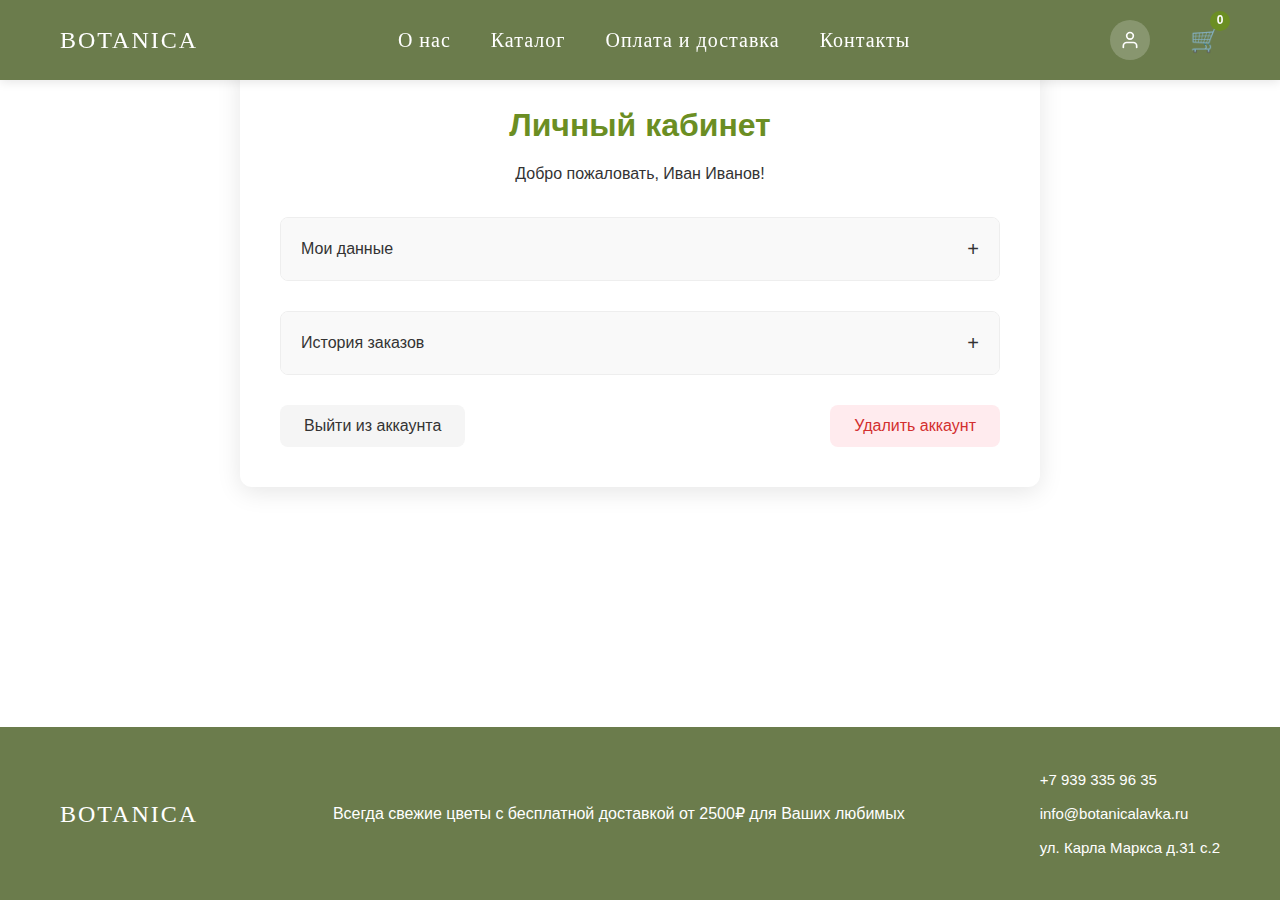
<file: person.html>
<!DOCTYPE html>
<html lang="ru">
<head>
    <meta charset="UTF-8">
    <meta name="viewport" content="width=device-width, initial-scale=1.0">
    <title>Личный кабинет | BOTANICA</title>
    <link href="https://fonts.googleapis.com/css2?family=Caveat:wght@700&display=swap" rel="stylesheet">
    <link rel="stylesheet" href="styles.css">
    <style>
        html, body {
            height: 100%;
        }
        body {
            min-height: 100vh;
            display: flex;
            flex-direction: column;
        }
        main.container {
            flex: 1 0 auto;
        }
        .main-footer {
            flex-shrink: 0;
        }
        .account-container {
            max-width: 800px;
            margin: 60px auto;
            padding: 40px;
            background-color: white;
            border-radius: 12px;
            box-shadow: 0 5px 25px rgba(0, 0, 0, 0.1);
        }

        .account-header {
            text-align: center;
            margin-bottom: 30px;
        }

        .account-header h1 {
            color: var(--primary-color);
            margin-bottom: 10px;
        }

        .account-section {
            margin-bottom: 30px;
            border: 1px solid #eee;
            border-radius: 8px;
            overflow: hidden;
        }

        .section-header {
            padding: 15px 20px;
            background-color: #f9f9f9;
            cursor: pointer;
            display: flex;
            justify-content: space-between;
            align-items: center;
            font-weight: 500;
            transition: background-color 0.3s;
        }

        .section-header:hover {
            background-color: #f0f0f0;
        }

        .section-header::after {
            content: '+';
            font-size: 20px;
            transition: transform 0.3s;
        }

        .section-header.active::after {
            content: '-';
        }

        .section-content {
            padding: 0 20px;
            max-height: 0;
            overflow: hidden;
            transition: max-height 0.3s ease-out, padding 0.3s ease;
        }

        .section-content.active {
            padding: 20px;
            max-height: 500px;
        }

        .user-info {
            display: grid;
            grid-template-columns: 1fr 1fr;
            gap: 15px;
        }

        .info-item {
            margin-bottom: 15px;
        }

        .info-item label {
            display: block;
            color: #777;
            margin-bottom: 5px;
            font-size: 14px;
        }

        .info-item span {
            display: block;
            padding: 8px 10px;
            background-color: #f5f5f5;
            border-radius: 4px;
        }

        .order-history {
            width: 100%;
            border-collapse: collapse;
        }

        .order-history th, .order-history td {
            padding: 12px 15px;
            text-align: left;
            border-bottom: 1px solid #eee;
        }

        .order-history th {
            background-color: #f9f9f9;
            font-weight: 500;
        }

        .order-history tr:hover {
            background-color: #f5f5f5;
        }

        .account-actions {
            display: flex;
            justify-content: space-between;
            margin-top: 30px;
        }

        .btn {
            padding: 12px 24px;
            border-radius: 8px;
            font-size: 16px;
            font-weight: 500;
            cursor: pointer;
            transition: all 0.3s;
            border: none;
        }

        .btn-logout {
            background-color: #f5f5f5;
            color: #333;
        }

        .btn-logout:hover {
            background-color: #e0e0e0;
        }

        .btn-delete {
            background-color: #ffebee;
            color: #d32f2f;
        }

        .btn-delete:hover {
            background-color: #ffcdd2;
        }

        @media (max-width: 768px) {
            .account-container {
                margin: 40px auto;
                padding: 30px;
            }

            .user-info {
                grid-template-columns: 1fr;
            }
        }

        @media (max-width: 576px) {
            .account-container {
                margin: 30px 15px;
                padding: 25px 20px;
            }

            .account-actions {
                flex-direction: column;
                gap: 15px;
            }

            .btn {
                width: 100%;
            }
        }
    </style>
</head>
<body>
    <!-- Шапка -->
    <!-- Шапка -->
<header>
    <div class="container header-container">
        <a href="index.html" class="logo">BOTANICA</a>
        <nav>
            <ul>
                <li><a href="index.html#about">О нас</a></li>
                <li><a href="katalog.html">Каталог</a></li>
                <li><a href="index.html#delivery-info">Оплата и доставка</a></li>
                <li><a href="index.html#contacts">Контакты</a></li>
            </ul>
        </nav>
        <div class="auth-cart">
            <!-- Иконка аккаунта -->
            <a href="enter.html" class="account-icon" id="accountIcon">
                <svg xmlns="http://www.w3.org/2000/svg" width="24" height="24" viewBox="0 0 24 24"
                     fill="none" stroke="currentColor" stroke-width="2" stroke-linecap="round" stroke-linejoin="round">
                    <path d="M20 21v-2a4 4 0 0 0-4-4H8a4 4 0 0 0-4 4v2"></path>
                    <circle cx="12" cy="7" r="4"></circle>
                </svg>
            </a>
            <!-- Корзина -->
            <a href="korzina.html" class="cart-icon">
                🛒
                <span class="cart-count">0</span>
            </a>
        </div>
    </div>
</header>

<!-- Модальное окно авторизации -->
<div class="modal-overlay" id="loginModal">
    <div class="modal-content">
        <span class="modal-close">&times;</span>
        <h2>Авторизация</h2>
        <form id="loginForm">
            <div class="form-group">
                <input type="text" id="loginEmail" name="email" placeholder="Email или номер телефона" required>
            </div>
            <div class="form-group">
                <input type="password" id="loginPassword" name="password" placeholder="Пароль" required>
            </div>
            <button type="submit" class="submit-btn">Войти</button>
        </form>
        <div class="register-link">
            Впервые на сайте? <a href="registr.html" class="register-text">Зарегистрируйтесь</a>
        </div>
    </div>
</div>

    <!-- Личный кабинет -->
    <main class="container">
        <div class="account-container">
            <div class="account-header">
                <h1>Личный кабинет</h1>
                <p>Добро пожаловать, Иван Иванов!</p>
            </div>

            <!-- Мои данные -->
            <div class="account-section">
                <div class="section-header">
                    Мои данные
                </div>
                <div class="section-content">
                    <div class="user-info">
                        <div class="info-item">
                            <label>ФИО</label>
                            <span>Иванов Иван Иванович</span>
                        </div>
                        <div class="info-item">
                            <label>Email</label>
                            <span>ivanov@example.com</span>
                        </div>
                        <div class="info-item">
                            <label>Телефон</label>
                            <span>+7 123 456 78 90</span>
                        </div>
                        <div class="info-item">
                            <label>Адрес доставки</label>
                            <span>г. Москва, ул. Пушкина, д. 10, кв. 25</span>
                        </div>
                    </div>
                </div>
            </div>

            <!-- История заказов -->
            <div class="account-section">
                <div class="section-header">
                    История заказов
                </div>
                <div class="section-content">
                    <table class="order-history">
                        <thead>
                            <tr>
                                <th>№ заказа</th>
                                <th>Дата</th>
                                <th>Сумма</th>
                                <th>Статус</th>
                            </tr>
                        </thead>
                        <tbody>
                            <tr>
                                <td>#12345</td>
                                <td>15.05.2023</td>
                                <td>3 500 ₽</td>
                                <td>Доставлен</td>
                            </tr>
                            <tr>
                                <td>#12344</td>
                                <td>10.05.2023</td>
                                <td>2 800 ₽</td>
                                <td>Доставлен</td>
                            </tr>
                            <tr>
                                <td>#12340</td>
                                <td>01.05.2023</td>
                                <td>4 200 ₽</td>
                                <td>Доставлен</td>
                            </tr>
                        </tbody>
                    </table>
                </div>
            </div>

            <!-- Действия с аккаунтом -->
            <div class="account-actions">
                <button class="btn btn-logout">Выйти из аккаунта</button>
                <button class="btn btn-delete">Удалить аккаунт</button>
            </div>
        </div>
    </main>

    <!-- Подвал -->
    <footer class="main-footer">
        <div class="container">
            <div class="footer-content">
                <div class="footer-logo">
                    <a href="index.html" class="logo">BOTANICA</a>
                </div>
                <div class="footer-slogan">
                    <p>Всегда свежие цветы с бесплатной доставкой от 2500₽ для Ваших любимых</p>
                </div>
                <div class="footer-contacts">
                    <div class="contact-item phone">
                        <a href="tel:+79393359635">+7 939 335 96 35</a>
                    </div>
                    <div class="contact-item email">
                        <a href="mailto:info@botanicalavka.ru">info@botanicalavka.ru</a>
                    </div>
                    <div class="contact-item address">
                        <span>ул. Карла Маркса д.31 с.2</span>
                    </div>
                </div>
            </div>
        </div>
    </footer>

    <script>
        // Раскрывающиеся секции
        document.querySelectorAll('.section-header').forEach(header => {
            header.addEventListener('click', () => {
                header.classList.toggle('active');
                const content = header.nextElementSibling;
                content.classList.toggle('active');
            });
        });

        // Выход из аккаунта
        document.querySelector('.btn-logout').addEventListener('click', () => {
            if (confirm('Вы уверены, что хотите выйти из аккаунта?')) {
                // Здесь можно добавить очистку данных сессии
                window.location.href = 'index.html';
            }
        });

        // Удаление аккаунта
        document.querySelector('.btn-delete').addEventListener('click', () => {
            if (confirm('Вы уверены, что хотите удалить аккаунт? Это действие нельзя отменить.')) {
                // Здесь можно добавить запрос на удаление аккаунта
                alert('Ваш аккаунт был удален.');
                window.location.href = 'index.html';
            }
        });
    </script>
</body>
</html>
</file>
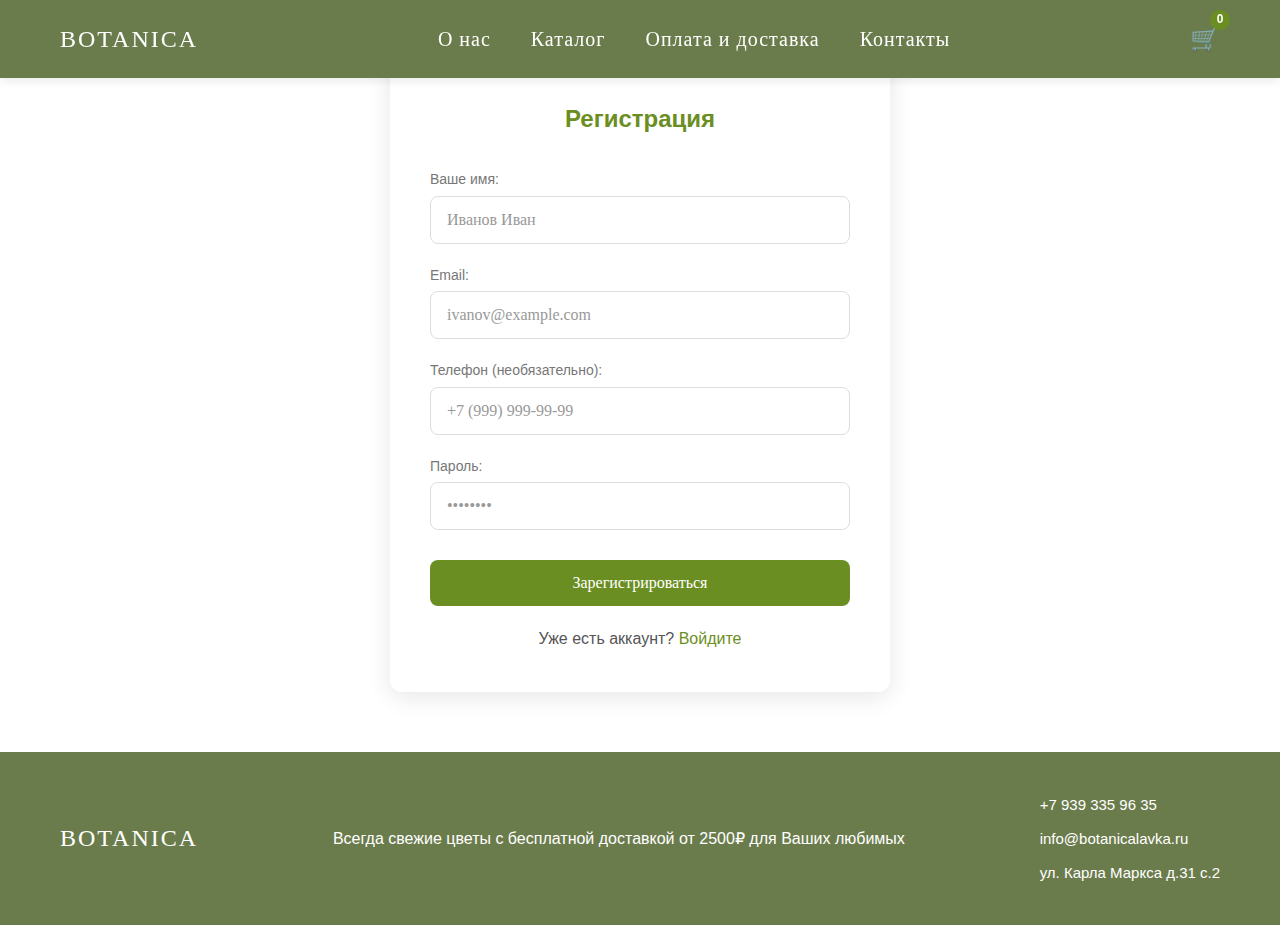
<file: registr.html>
<!DOCTYPE html>
<html lang="ru">
<head>
    <meta charset="UTF-8">
    <meta name="viewport" content="width=device-width, initial-scale=1.0">
    <title>Регистрация | BOTANICA</title>
    <link href="https://fonts.googleapis.com/css2?family=Caveat:wght@700&display=swap" rel="stylesheet">
    <link rel="stylesheet" href="styles.css">
    <style>
        .registration-container {
            max-width: 500px;
            margin: 60px auto;
            padding: 40px;
            background-color: white;
            border-radius: 12px;
            box-shadow: 0 5px 25px rgba(0, 0, 0, 0.1);
        }

        h2 {
            text-align: center;
            color: var(--primary-color);
            margin-bottom: 30px;
        }

        .form-group {
            margin-bottom: 20px;
        }

        .form-group label {
            display: block;
            font-size: 14px;
            color: #777; 
            margin-bottom: 5px;
        }

        .form-group input {
            width: 100%;
            padding: 14px 16px;
            border: 1px solid #ddd;
            border-radius: 8px;
            font-size: 16px;
            transition: border-color 0.3s;
        }

        .form-group input::placeholder {
            color: #999;
        }

        .form-group input:focus {
            border-color: var(--primary-color);
            outline: none;
        }

        .submit-btn {
            width: 100%;
            padding: 14px;
            background-color: var(--primary-color);
            color: white;
            border: none;
            border-radius: 8px;
            font-size: 16px;
            font-weight: 500;
            cursor: pointer;
            transition: background-color 0.3s;
            margin-top: 10px;
        }

        .submit-btn:hover {
            background-color: var(--accent-color);
        }

        .login-link {
            text-align: center;
            margin-top: 20px;
            color: #555;
        }

        .login-text {
            color: var(--primary-color);
            text-decoration: none;
            cursor: pointer;
            transition: color 0.3s;
        }

        .login-text:hover {
            color: var(--accent-color);
            text-decoration: underline;
        }

        @media (max-width: 768px) {
            .registration-container {
                margin: 60px 15px;
                padding: 30px 20px;
            }
        }
    </style>
</head>
<body>

<!-- Шапка сайта -->
<header>
    <div class="container header-container">
        <a href="index.html" class="logo">BOTANICA</a>

        <nav>
            <ul>
                <li><a href="index.html#about">О нас</a></li>
                <li><a href="katalog.html">Каталог</a></li>
                <li><a href="index.html#delivery">Оплата и доставка</a></li>
                <li><a href="index.html#contacts">Контакты</a></li>
            </ul>
        </nav>

        <!-- Иконка корзины остаётся, но убираем иконку аккаунта -->
        <div class="auth-cart">
            <a href="korzina.html" class="cart-icon">🛒<span class="cart-count">0</span></a>
        </div>
    </div>
</header>

<!-- Форма регистрации -->
<main class="container">
    <div class="registration-container">
        <h2>Регистрация</h2>
        <form id="registrationForm">
            <div class="form-group">
                <label for="regName">Ваше имя:</label>
                <input type="text" id="regName" placeholder="Иванов Иван" required>
            </div>
            <div class="form-group">
                <label for="regEmail">Email:</label>
                <input type="email" id="regEmail" placeholder="ivanov@example.com" required>
            </div>
            <div class="form-group">
                <label for="regPhone">Телефон (необязательно):</label>
                <input type="tel" id="regPhone" placeholder="+7 (999) 999-99-99">
            </div>
            <div class="form-group">
                <label for="regPassword">Пароль:</label>
                <input type="password" id="regPassword" placeholder="••••••••" required>
            </div>
            <button type="submit" class="submit-btn">Зарегистрироваться</button>
        </form>
        <div class="login-link">
            Уже есть аккаунт? <a href="enter.html" class="login-text">Войдите</a>
        </div>
    </div>
</main>

<!-- Подвал -->
<footer class="main-footer">
    <div class="container">
        <div class="footer-content">
            <div class="footer-logo">
                <a href="index.html" class="logo">BOTANICA</a>
            </div>
            <div class="footer-slogan">
                <p>Всегда свежие цветы с бесплатной доставкой от 2500₽ для Ваших любимых</p>
            </div>
            <div class="footer-contacts">
                <div class="contact-item phone">
                    <a href="tel:+79393359635">+7 939 335 96 35</a>
                </div>
                <div class="contact-item email">
                    <a href="mailto:info@botanicalavka.ru">info@botanicalavka.ru</a>
                </div>
                <div class="contact-item address">
                    <span>ул. Карла Маркса д.31 с.2</span>
                </div>
            </div>
        </div>
    </div>
</footer>

<!-- Модальное окно авторизации -->
<div id="loginModal" class="modal-overlay">
    <div class="modal-content">
        <div class="modal-close">&times;</div>
        <h2>Авторизация</h2>
        <form id="loginForm">
            <div class="form-group">
                <input type="text" id="loginEmail" placeholder="Email или телефон" required>
            </div>
            <div class="form-group">
                <input type="password" id="loginPassword" placeholder="Пароль" required>
            </div>
            <button type="submit" class="submit-btn">Войти</button>
            <div class="register-link">
                Впервые на сайте? <a href="registr.html" class="register-text">Зарегистрируйтесь</a>
            </div>
        </form>
    </div>
</div>

<script>
    // === Открытие модального окна авторизации ===
    function openLoginModal() {
        const loginModal = document.getElementById('loginModal');
        if (!loginModal) return;

        loginModal.style.display = 'flex';
    }

    // === Закрытие модального окна ===
    function closeLoginModal() {
        const loginModal = document.getElementById('loginModal');
        if (loginModal) loginModal.style.display = 'none';
    }

    // === Обработка клика вне формы — закрытие окна ===
    document.getElementById('loginModal')?.addEventListener('click', function(e) {
        if (e.target === this) closeLoginModal();
    });

    // === Обработка формы регистрации ===
    document.getElementById('registrationForm')?.addEventListener('submit', function(e) {
        e.preventDefault();

        const name = document.getElementById('regName').value.trim();
        const email = document.getElementById('regEmail').value.trim();
        const phone = document.getElementById('regPhone').value.trim();
        const password = document.getElementById('regPassword').value.trim();

        if (!name || !email || !password) {
            alert('Пожалуйста, заполните обязательные поля: имя, email и пароль');
            return;
        }

        // Здесь можно отправить данные на сервер
        console.log('Данные регистрации:', { name, email, phone, password });

        // Пример сохранения данных в localStorage
        localStorage.setItem('isLoggedIn', 'true');
        localStorage.setItem('userEmail', email);
        localStorage.setItem('userName', name);

        alert('Вы успешно зарегистрировались!');
        window.location.href = 'person.html';
    });

    // Проверка авторизации при загрузке страницы
    document.addEventListener('DOMContentLoaded', () => {
        if (localStorage.getItem('isLoggedIn') === 'true') {
            window.location.href = 'person.html';
        }
    });
</script>

</body>
</html>
</file>
<file: styles.css>
/* Общие стили */
:root {
    --primary-color: #6B8E23; /* Оливковый */
    --accent-color: #556B2F; /* Темно-оливковый */
    --text-color: #333;
    --light-color: #fff;
    --gray-color: #f5f5f5;
    --dark-gray: #333;
    --border-color: rgba(255, 255, 255, 0.5);
}

.account-icon {
    display: flex;
    align-items: center;
    justify-content: center;
    width: 40px;
    height: 40px;
    border-radius: 50%;
    background-color: rgba(255, 255, 255, 0.2);
    transition: all 0.3s;
    margin-right: 15px;
}

.account-icon svg {
    width: 20px;
    height: 20px;
    color: white;
}

.account-icon:hover {
    background-color: rgba(255, 255, 255, 0.3);
    transform: scale(1.05);
}

* {
    margin: 0;
    padding: 0;
    box-sizing: border-box;
}

html, body {
    width: 100%;
    max-width: 100%;
    overflow-x: hidden;
    margin: 0;
    padding: 0;
    position: relative;
    font-family: 'Arial', sans-serif;
    color: var(--text-color);
    line-height: 1.6;
}

body.catalog-page {
    background-color: #A0BC87;
}

a {
    text-decoration: none;
    color: inherit;
    transition: all 0.3s ease;
}

.container {
    width: 100%;
    max-width: 1200px;
    margin: 0 auto;
    padding: 0 20px;
    position: relative;
}

/* Шапка */
header {
    padding: 20px 0;
    position: fixed;
    width: 100%;
    top: 0;
    left: 0;
    background-color: #6b7c4c;
    box-shadow: 0 2px 10px rgba(0, 0, 0, 0.1);
    z-index: 1000;
}

.header-container {
    display: flex;
    justify-content: space-between;
    align-items: center;
}

.logo {
    font-size: 24px;
    font-weight: normal;
    color: #FFFFFF;
    font-family: 'Times New Roman', serif;
    letter-spacing: 2px;
}

.logo:hover {
    color: var(--light-color);
}

nav ul {
    display: flex;
    list-style: none;
    gap: 40px;
}

nav a {
    font-weight: 500;
    position: relative;
    color: #FFFFFF;
    font-family: 'Times New Roman', serif;
    font-size: 20px;
    letter-spacing: 1px;
}

nav a::after {
    content: '';
    position: absolute;
    bottom: -5px;
    left: 0;
    width: 0;
    height: 2px;
    background-color: #FFFFFF;
    transition: width 0.3s ease;
}

nav a:hover::after {
    width: 100%;
}

nav a:hover {
    color: #FFFFFF;
}

nav a.active {
    color: #FFFFFF;
    font-weight: bold;
}

nav a.active::after {
    width: 100%;
}

.auth-cart {
    display: flex;
    align-items: center;
    gap: 30px;
}

.login-btn {
    font-family: 'Times New Roman', serif;
    font-size: 20px;
    letter-spacing: 1px;
    color: #fff;
    padding: 0;
    background: none;
    font-weight: 500;
}

.login-btn:hover {
    background: none;
    color: rgba(255, 255, 255, 0.8);
    transform: none;
}

.cart-icon {
    font-size: 20px;
    position: relative;
    color: var(--dark-gray);
}

.cart-count {
    position: absolute;
    top: -10px;
    right: -10px;
    background-color: var(--primary-color);
    color: var(--light-color);
    border-radius: 50%;
    width: 20px;
    height: 20px;
    display: flex;
    align-items: center;
    justify-content: center;
    font-size: 12px;
}

/* Герой-секция */
.hero {
    height: 100vh;
    width: 100vw;
    display: flex;
    align-items: center;
    justify-content: center;
    text-align: center;
    background-image: url('hero-bg.png');
    background-size: cover;
    background-position: center;
    background-repeat: no-repeat;
    position: relative;
    margin: 0;
    padding: 0;
    margin-right: -50px; /* Компенсация белой полосы */
    margin-left: -50px; /* Компенсация для центрирования */
    width: calc(100% + 100px); /* Компенсация отрицательных отступов */
}

.hero::before {
    content: '';
    position: absolute;
    top: 0;
    left: 0;
    right: 0;
    bottom: 0;
    background: inherit;
    background-size: cover;
    background-position: center;
    margin-right: -50px;
}

.hero-content {
    position: relative;
    z-index: 1;
    max-width: 800px;
    padding: 0 20px;
    margin: 0 auto;
    text-align: center;
    display: flex;
    flex-direction: column;
    align-items: center;
}

.hero h1 {
    font-size: 48px;
    margin-bottom: 20px;
    color: var(--light-color);
    background-color: rgba(43, 61, 38, 0.7);
    padding: 20px;
    border-radius: 15px;
    display: inline-block;
    text-align: center;
}

.hero h1 span {
    font-family: 'Caveat', cursive;
    font-size: 1.2em;
    display: block;
    margin-bottom: 10px;
}

.love {
    font-family: 'Caveat', cursive;
    font-size: 1.2em;
    display: inline-block;
    transform: rotate(-5deg);
}

.order-btn {
    display: inline-block;
    padding: 12px 30px;
    background-color: var(--gray-color);
    color: var(--dark-gray);
    border: none;
    border-radius: 30px;
    font-weight: bold;
    cursor: pointer;
    transition: all 0.3s ease;
    margin-top: 20px;
}

.order-btn:hover {
    background-color: var(--accent-color);
    color: var(--light-color);
    transform: translateY(-2px);
}

.scroll-down {
    position: absolute;
    bottom: 30px;
    left: 50%;
    transform: translateX(-50%);
    font-size: 24px;
    color: var(--light-color);
    animation: bounce 2s infinite;
    cursor: pointer;
}

@keyframes bounce {
    0%, 20%, 50%, 80%, 100% {
        transform: translateY(0) translateX(-50%);
    }
    40% {
        transform: translateY(-20px) translateX(-50%);
    }
    60% {
        transform: translateY(-10px) translateX(-50%);
    }
}

/* Мобильная версия */
@media (max-width: 768px) {
    .header-container {
        flex-direction: column;
        gap: 15px;
    }

    .logo, .auth-cart {
        margin: 0;
    }

    nav ul {
        flex-wrap: wrap;
        justify-content: center;
        gap: 15px;
        padding: 10px 0;
    }

    .hero h1 {
        font-size: 36px;
    }
}

@media (max-width: 480px) {
    .logo {
        font-size: 24px;
    }

    nav ul {
        gap: 10px;
    }

    .hero h1 {
        font-size: 28px;
    }

    .login-btn {
        padding: 8px 20px;
    }
}

/* Секция "О нас" */
.about-section {
    padding: 40px 0;
    background-color: #A0BC87;
}

.about-section h2 {
    text-align: center;
    font-size: 28px;
    margin-bottom: 40px;
    color: #FFFFFF;
    font-weight: 500;
    position: relative;
    letter-spacing: 1px;
    font-family: 'Times New Roman', serif;
}

.about-section h2::after {
    content: '';
    display: block;
    width: 80px;
    height: 3px;
    background-color: #FFFFFF;
    margin: 20px auto 0;
}

.about-text {
    max-width: 1200px;
    margin: 0 auto;
    font-size: 20px;
    line-height: 1.8;
    color: white;
    text-align: center;
    letter-spacing: 1px;
    font-family: 'Times New Roman', serif;
}

.about-text p {
    margin-bottom: 25px;
    font-weight: 500;
    letter-spacing: 1px;
    font-family: 'Times New Roman', serif;
}

.about-text .botanica {
    font-family: 'Times New Roman', serif;
    font-weight: normal;
    letter-spacing: 2px;
    font-size: 28px;
    text-transform: uppercase;
    color: #FFFFFF;
    display: inline-block;
}

.about-gallery {
    display: flex;
    max-width: 800px;
    width: 100%;
    margin: 20px auto;
    gap: 20px;
    padding: 0 20px;
    box-sizing: border-box;
}

.about-gallery img {
    width: 100%;
    height: 100%;
    object-fit: cover;
    border-radius: 20px;
    aspect-ratio: 4/3;
    transform: scale(0.95);
}

.vertical-photo {
    flex: 1;
    aspect-ratio: 4/3;
}

.horizontal-photos {
    flex: 2;
    display: flex;
    flex-direction: column;
    gap: 20px;
}

.horizontal-photos img {
    width: 100%;
    height: calc(50% - 10px);
    object-fit: cover;
}

.rounded {
    border-radius: 20px;
    transition: transform 0.3s ease;
}

.rounded:hover {
    transform: scale(1.02);
}

/* Адаптивность */
@media (max-width: 992px) {
    .about-gallery {
        flex-direction: column;
    }

    .horizontal-photos {
        flex-direction: row;
    }

    .horizontal-photos img {
        height: auto;
        width: calc(50% - 10px);
    }
}

@media (max-width: 576px) {
    .about-text {
        font-size: 16px;
        padding:  15px;
    }

    .horizontal-photos {
        flex-direction: column;
    }

    .horizontal-photos img {
        width: 100%;
    }

    .about-section h2 {
        font-size: 28px;
    }
}

/* Пригласительный текст */
.about-section .invitation-text {
    text-align: center;
    font-size: 32px;
    color: #FFFFFF;
    text-shadow: 2px 2px 4px rgba(0, 0, 0, 0.5);
    margin: 40px 0;
    font-weight: 500;
    line-height: 1.4;
    font-family: 'Times New Roman', serif;
    letter-spacing: 1px;
}

.about-section .invitation-text::after {
    content: "❀";
    color: #FFFFFF;
    margin-left: 15px;
    font-size: 32px;
    text-shadow: 2px 2px 4px rgba(0, 0, 0, 0.5);
    font-family: 'Times New Roman', serif;
}

/* Стрелка навигации (аналогичная первой секции) */
.about-section .scroll-down {
    position: static;
    margin: 30px auto 0;
    transform: none;
    color: var(--primary-color);
    animation: bounce 2s infinite;
}

/* Адаптивность */
@media (max-width: 768px) {
    .invitation-text {
        font-size: 20px;
        margin: 40px auto 20px;
    }
}

@media (max-width: 480px) {
    .invitation-text {
        font-size: 18px;
        padding: 0 15px;
    }

    .invitation-text::after {
        margin: 0 8px;
    }
}

/* Секция категорий */
.categories-section {
    display: flex;
    flex-direction: column;
    height: 100vh;
    background-color: #A0BC87;
}

.category-card {
    flex: 1;
    display: flex;
    align-items: center;
    justify-content: center;
    background-size: cover;
    background-position: center;
    position: relative;
    text-decoration: none;
    transition: all 0.5s ease;
    overflow: hidden;
}

.category-card::before {
    content: '';
    position: absolute;
    top: 0;
    left: 0;
    width: 100%;
    height: 100%;
    background-color: rgba(0, 0, 0, 0.3);
    transition: background-color 0.3s ease;
}

.category-card:hover::before {
    background-color: rgba(0, 0, 0, 0.1);
}

.category-card:hover {
    transform: scale(1.01);
}

.category-title {
    font-family: 'Caveat', cursive;
    font-size: 3.5vw;
    color: white;
    text-shadow: 0 2px 10px rgba(0, 0, 0, 0.5);
    z-index: 1;
    transform: rotate(-5deg);
    text-align: center;
    padding: 0 20px;
    transition: all 0.3s ease;
}

.category-card:hover .category-title {
    transform: rotate(-5deg) scale(1.1);
    text-shadow: 0 2px 15px rgba(0, 0, 0, 0.7);
}

/* Адаптивность */
@media (max-width: 992px) {
    .category-title {
        font-size: 5vw;
    }
}

@media (max-width: 576px) {
    .category-title {
        font-size: 8vw;
    }

    .categories-section {
        height: auto;
        flex-direction: row;
        flex-wrap: wrap;
    }

    .category-card {
        height: 33vh;
        min-height: 250px;
        flex: none;
        width: 100%;
    }
}

/* Нижний блок */
.bottom-section {
    padding: 80px 0;
    background-color: #A0BC87;
    scroll-margin-top: 80px;
}

.bottom-grid {
    display: grid;
    grid-template-columns: 1fr;
    gap: 60px;
}

.contact-form {
    display: flex;
    flex-direction: row;
    align-items: stretch;
    justify-content: space-between;
    background: #6b7c4c;
    border-radius: 32px;
    padding: 32px 32px;
    max-width: 900px;
    margin: 0 auto 40px auto;
    color: #f5f5f5;
    box-sizing: border-box;
    box-shadow: 0 4px 24px rgba(0,0,0,0.04);
}

.contact-form-left {
    flex: 1 1 38%;
    display: flex;
    align-items: center;
    justify-content: flex-start;
}

.contact-form-left h2 {
    font-size: 40px;
    font-family: 'Georgia', serif;
    font-weight: bold;
    color: #fff;
    margin: 0;
    line-height: 1.1;
    letter-spacing: 1px;
}

.contact-form-right {
    flex: 1 1 62%;
    display: flex;
    flex-direction: column;
    justify-content: center;
    padding-left: 32px;
}

.contact-form-right p {
    font-size: 20px;
    color: #fff;
    margin-bottom: 24px;
    line-height: 1.3;
    font-family: 'Times New Roman', serif;
    letter-spacing: 1px;
}

.contact-form .form-group {
    margin-bottom: 16px;
}

.contact-form input[type="text"],
.contact-form input[type="tel"] {
    width: 100%;
    padding: 12px 18px;
    border: none;
    border-radius: 24px;
    background: rgba(255,255,255,0.3);
    color: #fff;
    font-size: 20px;
    margin-bottom: 0;
    outline: none;
    transition: background 0.2s;
    font-family: 'Times New Roman', serif;
    letter-spacing: 1px;
}

.contact-form input[type="text"]::placeholder,
.contact-form input[type="tel"]::placeholder {
    color: #e6e6e6;
    opacity: 1;
    font-family: 'Times New Roman', serif;
    letter-spacing: 1px;
}

.contact-form input[type="text"]:focus,
.contact-form input[type="tel"]:focus {
    background: rgba(255,255,255,0.5);
}

.contact-form .submit-btn {
    width: 60%;
    margin: 0 auto;
    display: block;
    background: #e6e6e6;
    color: #555;
    font-size: 20px;
    font-weight: normal;
    border: none;
    border-radius: 24px;
    padding: 12px 0;
    cursor: pointer;
    transition: background 0.2s, color 0.2s;
    font-family: 'Times New Roman', serif;
    letter-spacing: 1px;
}

.contact-form .submit-btn:hover {
    background: #fff;
    color: #6b7c4c;
}

@media (max-width: 900px) {
    .contact-form {
        flex-direction: column;
        padding: 24px 8px;
        max-width: 98vw;
    }
    .contact-form-left, .contact-form-right {
        padding: 0;
        width: 100%;
    }
    .contact-form-right {
        padding-left: 0;
        margin-top: 24px;
    }
    .contact-form-left h2 {
        font-size: 28px;
        text-align: center;
    }
    .contact-form-right p {
        font-size: 15px;
        text-align: center;
    }
    .contact-form .submit-btn {
        width: 100%;
        font-size: 18px;
    }
}

@media (max-width: 600px) {
    .contact-form {
        padding: 10px 2px;
        border-radius: 12px;
    }
    .contact-form-left h2 {
        font-size: 20px;
    }
    .contact-form-right p {
        font-size: 13px;
    }
    .contact-form input[type="text"],
    .contact-form input[type="tel"] {
        font-size: 14px;
        padding: 8px 10px;
        border-radius: 14px;
    }
    .contact-form .submit-btn {
        font-size: 14px;
        padding: 8px 0;
        border-radius: 14px;
    }
}

/* Общие стили для инфо-блоков */
.working-hours,
.delivery-info {
    background-color: #f5e9dd; /* Бежевый */
    padding: 30px;
    border-radius: 12px;
    text-align: left;
}

.delivery-info {
    position: relative;
    overflow: hidden;
}

.delivery-info::before {
    content: '';
    position: absolute;
    top: 0;
    right: 0;
    width: 80px;
    height: 80px;
    background-image: url('flower-icon.png');
    background-size: contain;
    background-repeat: no-repeat;
    opacity: 0.1;
}

.info-block {
    margin-bottom: 25px;
}

.info-block:last-child {
    margin-bottom: 0;
}

.info-block h3 {
    color: var(--accent-color);
    font-size: 20px;
    margin-bottom: 15px;
    position: relative;
    padding-bottom: 8px;
}

.info-block h3::after {
    content: '';
    position: absolute;
    bottom: 0;
    left: 0;
    width: 40px;
    height: 2px;
    background-color: var(--primary-color);
}

.styled-list {
    list-style: none;
    padding-left: 0;
}

.styled-list li {
    position: relative;
    padding-left: 25px;
    margin-bottom: 12px;
    line-height: 1.5;
}

.styled-list li::before {
    content: '•';
    position: absolute;
    left: 0;
    color: var(--primary-color);
    font-weight: bold;
}

.payment-methods li {
    display: flex;
    align-items: center;
    gap: 8px;
}

.card-icons {
    display: flex;
    gap: 6px;
    margin-left: 8px;
}

.visa, .mastercard, .mir {
    font-size: 12px;
    padding: 2px 6px;
    border-radius: 4px;
    color: white;
}

.visa {
    background-color: #1a1f71;
}

.mastercard {
    background-color: #eb001b;
}

.mir {
    background-color: #1eb3ab;
}

.highlight {
    color: var(--primary-color);
    font-weight: 500;
}

.notice {
    color: #d35400;
    font-style: italic;
}

/* Адаптивность */
@media (max-width: 768px) {
    .delivery-content {
        display: flex;
        flex-direction: column;
        gap: 25px;
    }

    .info-block {
        margin-bottom: 0;
    }
}

/* Нижний блок */
.bottom-section {
    padding: 80px 0;
    background-color: #A0BC87;
    scroll-margin-top: 80px;
}

.bottom-grid {
    display: grid;
    grid-template-columns: 1fr;
    gap: 60px;
}

.contact-form {
    max-width: 600px;
    margin: 0 auto;
    text-align: center;
    padding-bottom: 20px;
}

/* Блоки доставки и оплаты */
#delivery-payment {
    scroll-margin-top: 100px;
}

.delivery-payment-grid {
    display: grid;
    grid-template-columns: 1fr 1fr;
    gap: 30px;
    max-width: 900px;
    margin: 0 auto;
    padding-top: 20px;
}

.delivery-block,
.payment-block {
    background-color: #8fa574;
    color: #fff;
    padding: 30px;
    border-radius: 12px;
    height: 100%;
    position: relative;
}

.delivery-block h2,
.payment-block h2,
.delivery-block *,
.payment-block * {
    color: #fff !important;
}

.delivery-block h2,
.payment-block h2 {
    font-size: 40px;
    font-family: 'Georgia', serif;
    font-weight: bold;
    color: #fff;
    margin-bottom: 20px;
    text-align: center;
    position: relative;
    padding-bottom: 10px;
    line-height: 1.1;
    letter-spacing: 1px;
}

.delivery-block h2::after,
.payment-block h2::after {
    content: '';
    position: absolute;
    bottom: 0;
    left: 50%;
    transform: translateX(-50%);
    width: 60px;
    height: 2px;
    background-color: #fff !important;
}

.delivery-block .styled-list li::before,
.payment-block .styled-list li::before {
    color: #fff !important;
}

.delivery-block .styled-list li,
.payment-block .styled-list li {
    position: relative;
    margin-bottom: 15px;
    line-height: 1.3;
    font-size: 18px;
    color: #fff;
}

.delivery-block p,
.payment-block p,
.delivery-block li,
.payment-block li {
    font-size: 20px;
    color: #fff;
    margin-bottom: 24px;
    line-height: 1.3;
    font-family: 'Times New Roman', serif;
    letter-spacing: 1px;
}

.styled-list {
    list-style: none;
    padding-left: 20px;
}

.styled-list li {
    position: relative;
    margin-bottom: 15px;
    line-height: 1.3;
    padding-left: 20px;
    font-family: 'Times New Roman', serif;
    font-size: 20px;
    letter-spacing: 1px;
}

.styled-list li::before {
    content: '•';
    position: absolute;
    left: 0;
    color: #fff;
    font-weight: bold;
}

.payment-methods li {
    display: flex;
    align-items: center;
    gap: 10px;
}

.card-icons {
    display: flex;
    justify-content: center;
    gap: 10px;
    margin: 15px 0;
    flex-wrap: wrap;
}

.visa, .mastercard, .mir {
    font-size: 12px;
    padding: 4px 8px;
    border-radius: 4px;
    color: white;
}

.visa {
    background-color: #1a1f71;
}

.mastercard {
    background-color: #eb001b;
}

.mir {
    background-color: #1eb3ab;
}

.highlight {
    color: var(--primary-color);
    font-weight: 500;
}

.notice {
    color: #d35400;
    font-style: italic;
}

/* Адаптивность */
@media (max-width: 768px) {
    .delivery-payment-grid {
        grid-template-columns: 1fr;
        gap: 20px;
    }

    .delivery-block,
    .payment-block {
        padding: 25px;
    }
}

@media (max-width: 480px) {
    .contact-form {
        padding: 0 20px;
    }

    .styled-list {
        padding-left: 15px;
    }
}

/* Подвал */
.main-footer {
    background-color: #6b7c4c;
    padding: 40px 0;
    border-top: 1px solid #6b7c4c;
}

.footer-content {
    grid-template-columns: repeat(3, 1fr);
    align-items: center;
    gap: 30px;
    display: flex;
    justify-content: space-between;
}

.footer-logo .logo {
    font-size: 24px;
    font-weight: normal;
    color: #FFFFFF;
    font-family: 'Times New Roman', serif;
    letter-spacing: 2px;
}

.footer-logo {
    display: flex;
    align-items: center;
}

.footer-slogan p {
    font-size: 16px;
    line-height: 1.5;
    color: white;
}

.footer-contacts {
    margin-bottom: 0;
}

.footer-contacts h3 {
    color: #FFFFFF;
    font-size: 20px;
    margin-bottom: 15px;
    font-weight: bold;
}

.footer-contacts .contact-item {
    margin-bottom: 10px;
    display: flex;
    align-items: center;
}

.footer-contacts .contact-item:last-child {
    margin-bottom: 0;
}

.footer-contacts a,
.footer-contacts span {
    font-size: 15px;
    color: white;
    transition: color 0.3s;
}

.footer-contacts a:hover {
    color: var(--primary-color);
}

/* Адаптивность */
@media (max-width: 992px) {
    .footer-content {
        grid-template-columns: 1fr 1fr;
        row-gap: 30px;
    }
}

@media (max-width: 576px) {
    .footer-content {
        grid-template-columns: 1fr;
    }

    .footer-slogan p {
        font-size: 14px;
    }

    .footer-contacts a,
    .footer-contacts span {
        font-size: 14px;
    }
}

/* Модальное окно входа */
.modal-overlay {
    display: none;
    position: fixed;
    top: 0; left: 0;
    width: 100%; height: 100%;
    background: rgba(0, 0, 0, 0.5);
    z-index: 1000;
    justify-content: center;
    align-items: center;
}

.modal-content {
    background: white;
    padding: 30px;
    border-radius: 12px;
    max-width: 400px;
    width: 100%;
    position: relative;
    box-shadow: 0 5px 25px rgba(0, 0, 0, 0.1);
}



.modal-close:hover {
    color: var(--accent-color);
}


.modal-content h2 {
    text-align: center;
    color: #6b7c4c;
    margin-bottom: 20px;
    font-family: 'Times New Roman', serif;
}

.form-group {
    margin-bottom: 15px;
}

.form-group input {
    width: 100%;
    padding: 12px;
    border: 1px solid #ddd;
    border-radius: 8px;
    font-size: 16px;
    font-family: 'Times New Roman', serif;
}

.form-group input:focus {
    border-color: #6b7c4c;
    outline: none;
}

.submit-btn {
    width: 100%;
    padding: 12px;
    background-color: #6b7c4c;
    color: white;
    border: none;
    border-radius: 8px;
    font-size: 16px;
    cursor: pointer;
    transition: background-color 0.3s;
    font-family: 'Times New Roman', serif;
}

.submit-btn:hover {
    background-color: #5a6a3f;
}

.register-link {
    text-align: center;
    margin-top: 15px;
    color: #555;
    font-family: 'Times New Roman', serif;
}

.register-text {
    color: #6b7c4c;
    text-decoration: none;
    font-family: 'Times New Roman', serif;
}

.register-text:hover {
    text-decoration: underline;
}

.modal-close {
    position: absolute;
    right: 15px;
    top: 15px;
    font-size: 24px;
    cursor: pointer;
    color: #6b7c4c;
    width: 30px;
    height: 30px;
    display: flex;
    align-items: center;
    justify-content: center;
    transition: transform 0.3s ease;
    font-family: 'Times New Roman', serif;
}

.modal-close:hover {
    transform: scale(1.1);
    color: #5a6a3f;
}


.modal-content h2 {
    text-align: center;
    color: var(--primary-color);
    margin-bottom: 25px;
    font-size: 28px;
}

#loginForm .form-group {
    margin-bottom: 20px;
}

#loginForm input {
    width: 100%;
    padding: 14px 16px;
    border: 1px solid #ddd;
    border-radius: 8px;
    font-size: 16px;
    transition: border-color 0.3s;
}

#loginForm input::placeholder {
    color: #999;
}

#loginForm input:focus {
    border-color: var(--primary-color);
    outline: none;
}

#loginForm .submit-btn {
    width: 100%;
    padding: 14px;
    background-color: var(--primary-color);
    color: white;
    border: none;
    border-radius: 8px;
    font-size: 16px;
    font-weight: 500;
    cursor: pointer;
    transition: background-color 0.3s;
    margin-top: 10px;
}

#loginForm .submit-btn:hover {
    background-color: var(--accent-color);
}

.register-link {
    text-align: center;
    margin-top: 20px;
    color: #555;
    font-size: 15px;
}

.register-text {
    color: var(--primary-color);
    font-weight: 500;
    transition: color 0.3s;
}

.register-text:hover {
    color: var(--accent-color);
    text-decoration: underline;
}

/* Адаптивность */
@media (max-width: 576px) {
    .modal-content {
        padding: 30px 20px;
        margin: 0 15px;
    }

    .modal-content h2 {
        font-size: 24px;
    }

    #loginForm input {
        padding: 12px 14px;
    }
}

.cart-icon {
    position: relative;
    color: white;
    font-size: 24px;
}

.cart-count {
    position: absolute;
    top: -10px;
    right: -10px;
    background-color: var(--primary-color);
    color: white;
    border-radius: 50%;
    width: 20px;
    height: 20px;
    display: flex;
    align-items: center;
    justify-content: center;
    font-size: 12px;
    font-weight: bold;
    font-family: Arial, sans-serif;
    z-index: 10;
}


.cart-icon:active {
    transform: scale(0.9);
}

/* Стиль для якорных ссылок */
:target::before {
    content: "";
    display: block;
    height: 80px; /* Высота вашего хедера */
    margin: -80px 0 0; /* Отрицательный margin компенсирует высоту хедера */
    visibility: hidden;
    pointer-events: none;
}

html {
    scroll-behavior: smooth;
    scroll-timeline: --page-scroll block;
}

@media (prefers-reduced-motion: no-preference) {
    html {
        scroll-behavior: smooth;
        transition: scroll-behavior 2.5s;
    }
}

/* Каталог */
.catalog-container {
    padding: 80px 20px 60px;
    max-width: 1200px;
    margin: 0 auto;
    background-color: #A0BC87;
    min-height: 100vh;
}

.catalog-header {
    text-align: center;
    margin-bottom: 40px;
}

.catalog-header h1 {
    color: #FFFFFF;
    font-size: 36px;
    margin-bottom: 20px;
}

.catalog-header p {
    color: #FFFFFF;
    font-size: 18px;
}

.search-filter-container {
    display: flex;
    flex-wrap: wrap;
    gap: 20px;
    justify-content: space-between;
    margin-bottom: 30px;
    align-items: center;
}

.search-box {
    flex: 1;
    min-width: 250px;
    position: relative;
}

.search-box input {
    width: 100%;
    padding: 12px 20px 12px 45px;
    border: 1px solid #ddd;
    border-radius: 30px;
    font-size: 16px;
    transition: all 0.3s;
}

.search-box input:focus {
    border-color: var(--primary-color);
    outline: none;
    box-shadow: 0 0 0 2px rgba(107, 142, 35, 0.2);
}

.search-icon {
    position: absolute;
    left: 15px;
    top: 50%;
    transform: translateY(-50%);
    color: #777;
}

.filter-buttons {
    display: flex;
    gap: 10px;
    flex-wrap: wrap;
}

.filter-btn {
    padding: 10px 20px;
    background-color: white;
    border: none;
    border-radius: 30px;
    cursor: pointer;
    transition: all 0.3s;
    font-weight: 500;
}

.filter-btn:hover {
    background-color: #e0e0e0;
}

.filter-btn.active {
    background-color: var(--primary-color);
    color: white;
}

.products-grid {
    display: grid;
    grid-template-columns: repeat(auto-fill, minmax(280px, 1fr));
    gap: 30px;
}

.product-card {
    background: white;
    border-radius: 12px;
    overflow: hidden;
    box-shadow: 0 4px 15px rgba(0, 0, 0, 0.1);
    transition: transform 0.3s, box-shadow 0.3s;
    position: relative;
}

.product-card:hover {
    transform: translateY(-5px);
    box-shadow: 0 8px 25px rgba(0, 0, 0, 0.15);
}

.product-image {
    width: 100%;
    height: 250px;
    object-fit: cover;
}

.product-info {
    padding: 20px;
}

.product-title {
    font-size: 18px;
    margin-bottom: 10px;
    color: var(--dark-gray);
    font-weight: 500;
}

.product-price {
    font-size: 20px;
    font-weight: bold;
    color: var(--primary-color);
    margin-bottom: 15px;
}

.add-to-cart {
    display: flex;
    align-items: center;
    justify-content: center;
    width: 40px;
    height: 40px;
    background-color: var(--primary-color);
    color: white;
    border: none;
    border-radius: 50%;
    cursor: pointer;
    transition: background-color 0.3s;
    position: absolute;
    bottom: 20px;
    right: 20px;
}

.add-to-cart:hover {
    background-color: var(--accent-color);
}

.no-results {
    grid-column: 1 / -1;
    text-align: center;
    padding: 50px;
    color: #777;
    font-size: 18px;
}

@media (max-width: 768px) {
    .products-grid {
        grid-template-columns: repeat(auto-fill, minmax(220px, 1fr));
        gap: 20px;
    }

    .product-image {
        height: 200px;
    }
}

@media (max-width: 480px) {
    .search-filter-container {
        flex-direction: column;
        gap: 15px;
    }

    .search-box {
        width: 100%;
    }

    .filter-buttons {
        width: 100%;
        justify-content: center;
    }

    .products-grid {
        grid-template-columns: 1fr;
    }
}

.delivery-payment-section {
    padding: 80px 0;
    background-color: #A0BC87;
    scroll-margin-top: 80px;
}

.account-icon {
    display: flex;
    align-items: center;
    justify-content: center;
    width: 40px;
    height: 40px;
    border-radius: 50%;
    background-color: rgba(255, 255, 255, 0.2);
    transition: all 0.3s ease;
    margin-right: 10px;
}
.account-icon svg {
    width: 20px;
    height: 20px;
    color: white;
}
.account-icon:hover {
    background-color: rgba(255, 255, 255, 0.3);
    transform: scale(1.05);
}

.modal-overlay {
    display: none;
    position: fixed;
    top: 0;
    left: 0;
    width: 100%;
    height: 100%;
    background: rgba(0, 0, 0, 0.5);
    z-index: 1000;
    justify-content: center;
    align-items: center;
}

.modal-content {
    background: white;
    padding: 30px;
    border-radius: 12px;
    max-width: 400px;
    width: 90%;
    position: relative;
}

.modal-close {
    position: absolute;
    right: 15px;
    top: 15px;
    font-size: 24px;
    cursor: pointer;
    color: var(--primary-color);
}

.modal-content h2 {
    text-align: center;
    margin-bottom: 20px;
    color: var(--primary-color);
}

.form-group {
    margin-bottom: 15px;
}

.form-group input {
    width: 100%;
    padding: 12px;
    border: 1px solid #ddd;
    border-radius: 8px;
    font-size: 16px;
}

.submit-btn {
    width: 100%;
    padding: 12px;
    background-color: var(--primary-color);
    color: white;
    border: none;
    border-radius: 8px;
    font-size: 16px;
    cursor: pointer;
    margin-top: 10px;
}

.register-link {
    text-align: center;
    margin-top: 15px;
    color: #555;
}

.register-link a {
    color: var(--primary-color);
}
</file>
